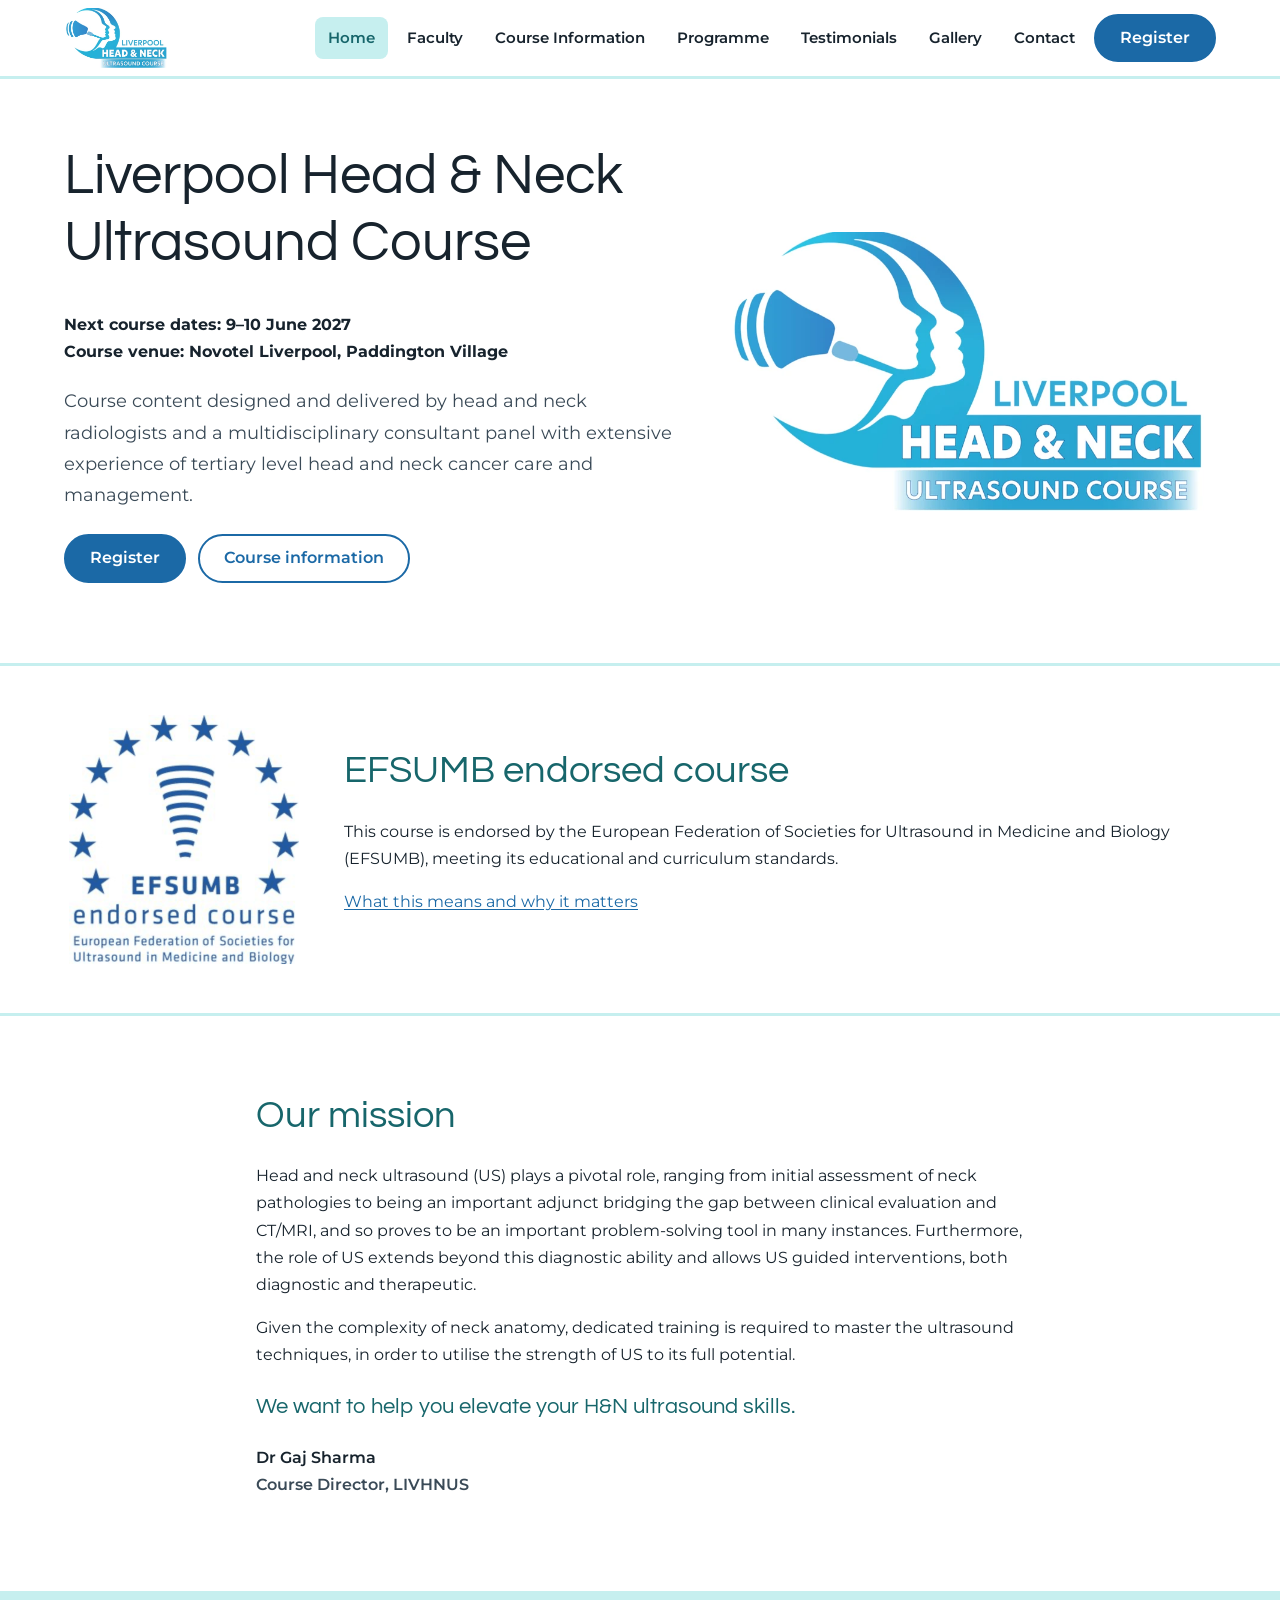
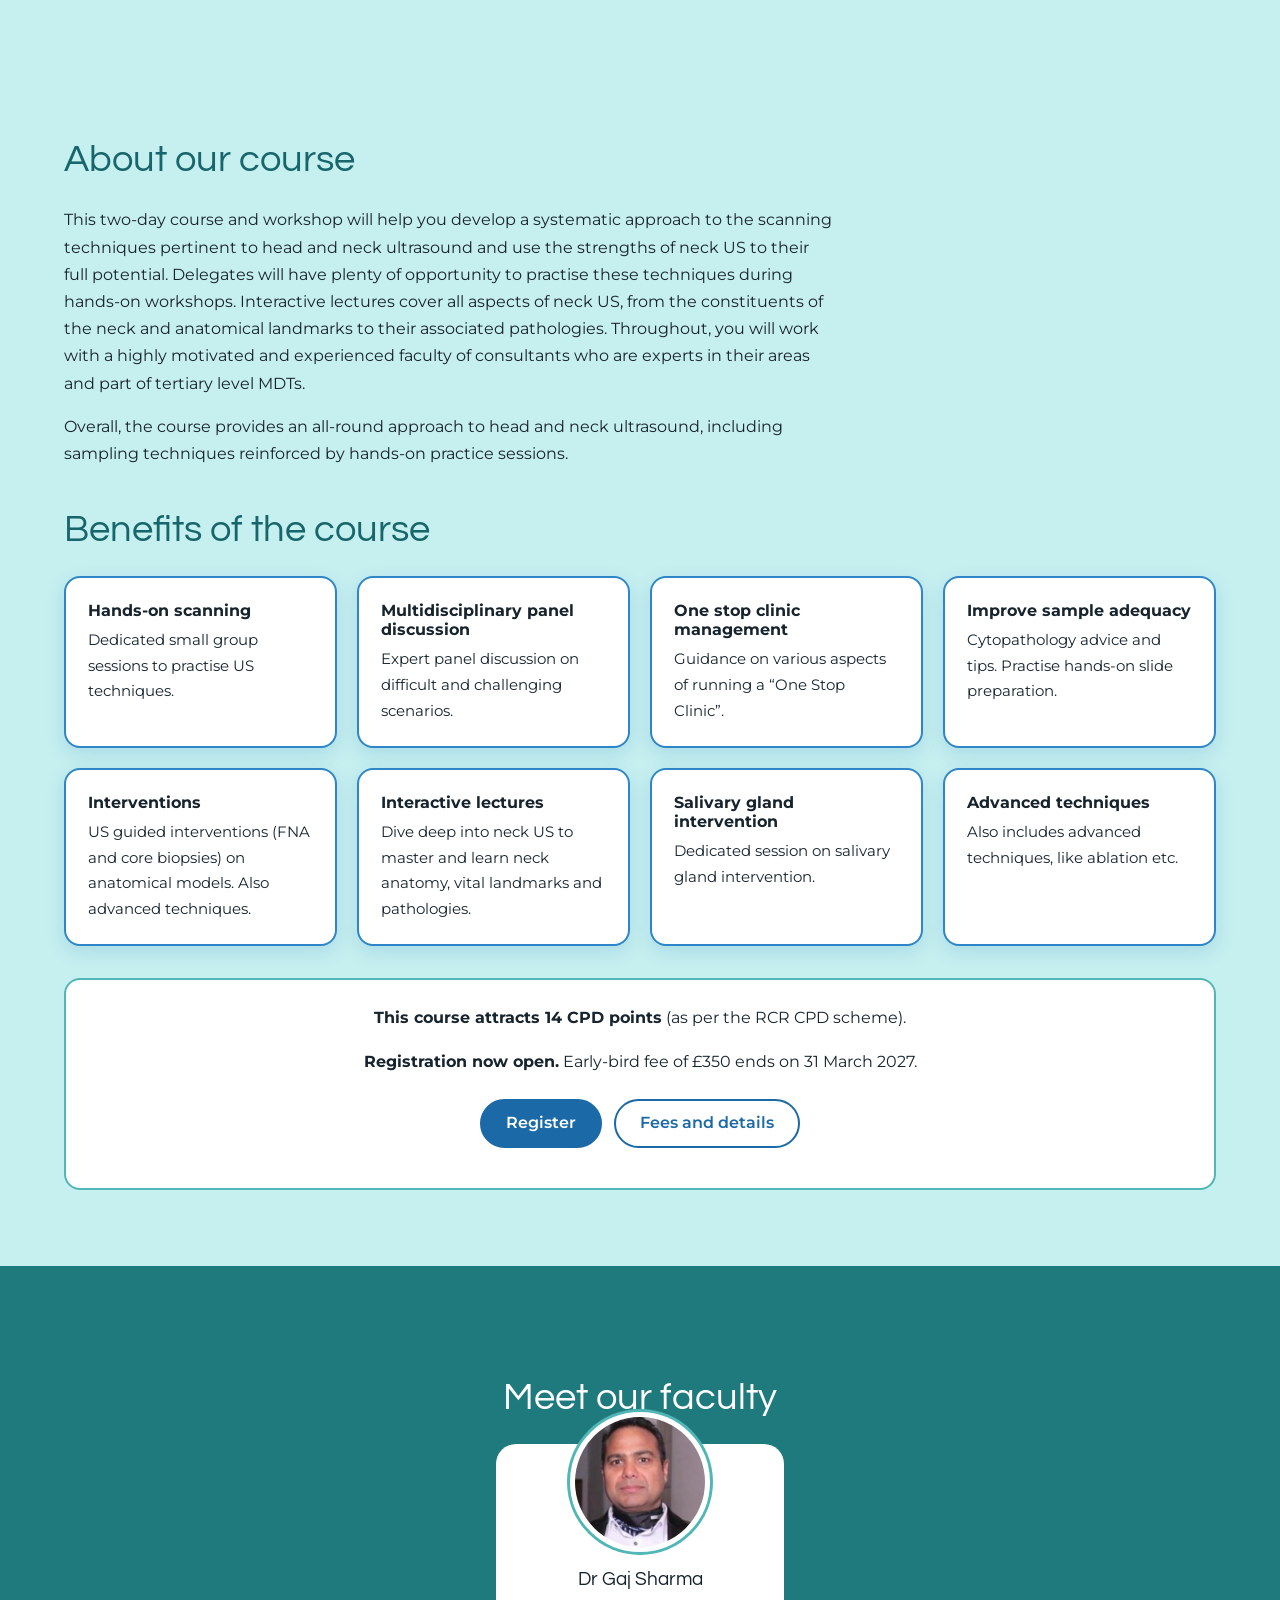
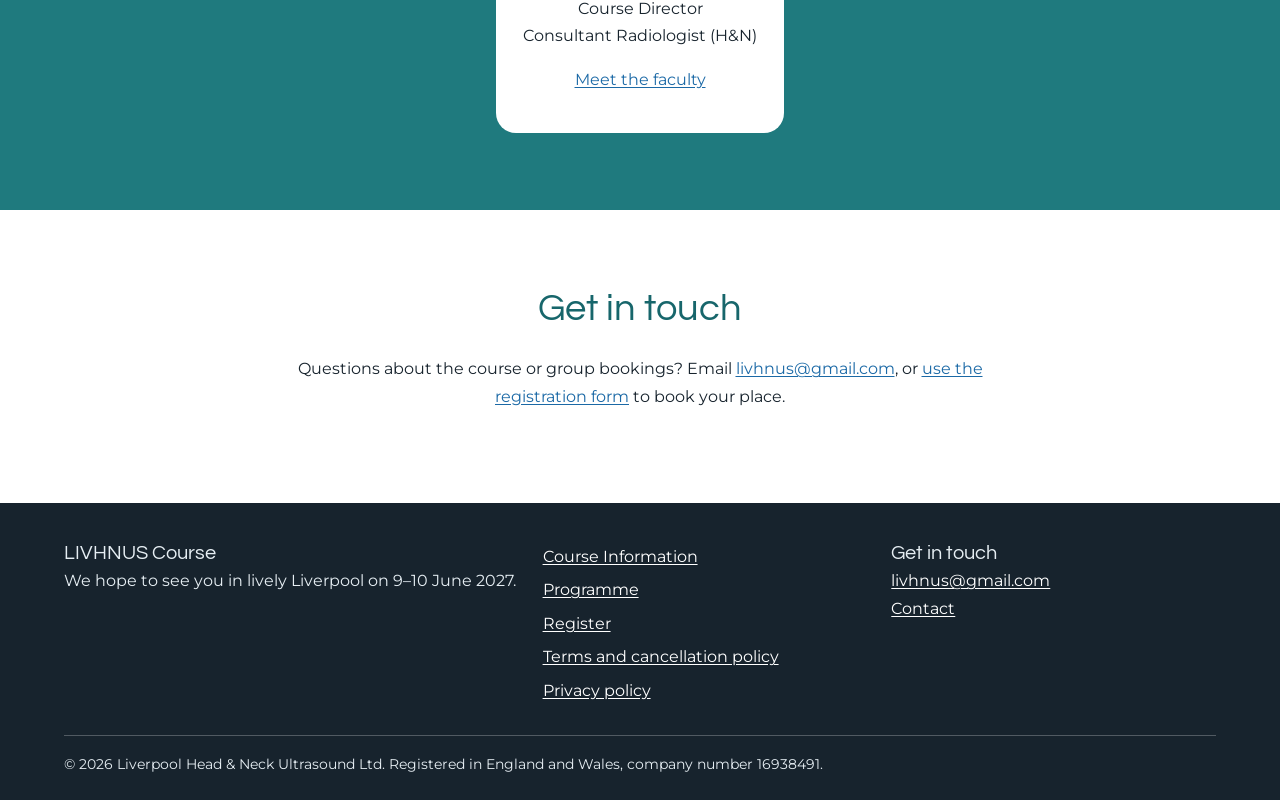
<file: index.html>
<!DOCTYPE html>
<html lang="en-GB" class="no-js">
<head>
<meta charset="utf-8">
<meta name="viewport" content="width=device-width, initial-scale=1">
<title>Liverpool Head &amp; Neck Ultrasound Course 2027 | LIVHNUS</title>
<meta name="description" content="EFSUMB endorsed two-day Liverpool Head &amp; Neck Ultrasound Course, 9–10 June 2027, with hands-on workshops led by head and neck radiologists. 14 CPD points.">
<link rel="canonical" href="https://livhnus.com/">
<meta property="og:type" content="website">
<meta property="og:site_name" content="LIVHNUS">
<meta property="og:title" content="Liverpool Head &amp; Neck Ultrasound Course 2027 | LIVHNUS">
<meta property="og:description" content="EFSUMB endorsed two-day Liverpool Head &amp; Neck Ultrasound Course, 9–10 June 2027, with hands-on workshops led by head and neck radiologists. 14 CPD points.">
<meta property="og:url" content="https://livhnus.com/">
<meta property="og:image" content="https://livhnus.com/assets/images/og-image.jpg">
<meta property="og:image:alt" content="Liverpool Head &amp; Neck Ultrasound Course logo">
<meta name="twitter:card" content="summary_large_image">
<meta name="theme-color" content="#1b69a6">
<link rel="icon" type="image/png" href="assets/images/favicon-192.png">
<link rel="apple-touch-icon" href="assets/images/apple-touch-icon.png">
<link rel="preload" href="assets/fonts/montserrat-latin-400-normal.woff2" as="font" type="font/woff2" crossorigin>
<link rel="preload" href="assets/fonts/questrial-latin-400-normal.woff2" as="font" type="font/woff2" crossorigin>
<link rel="stylesheet" href="assets/css/styles.css">
<script type="application/ld+json">{"@context": "https://schema.org", "@type": "Organization", "name": "LIVHNUS", "legalName": "Liverpool Head & Neck Ultrasound Ltd", "alternateName": "Liverpool Head & Neck Ultrasound Course", "url": "https://livhnus.com/", "logo": "https://livhnus.com/assets/images/logo-800.png", "email": "livhnus@gmail.com"}</script>
<script>document.documentElement.className='js';</script>
</head>
<body>
<a class="skip-link" href="#main">Skip to main content</a>
<header class="site-header">
  <div class="container header-inner">
    <a class="brand" href="./"><picture><source type="image/webp" srcset="assets/images/logo-400.webp 400w, assets/images/logo-800.webp 800w" sizes="100px"><img class="brand-logo" src="assets/images/logo-800.png" srcset="assets/images/logo-400.png 400w, assets/images/logo-800.png 800w" sizes="100px" width="96" height="56" alt="Liverpool Head &amp; Neck Ultrasound Course logo" fetchpriority="high"></picture></a>
    <button class="nav-toggle" type="button" aria-expanded="false" aria-controls="site-nav">Menu</button>
    <nav id="site-nav" class="site-nav" aria-label="Main"><ul><li><a href="./" aria-current="page">Home</a></li><li><a href="faculty/">Faculty</a></li><li><a href="course-information/">Course Information</a></li><li><a href="programme/">Programme</a></li><li><a href="testimonials/">Testimonials</a></li><li><a href="gallery/">Gallery</a></li><li><a href="contact/">Contact</a></li><li><a class="btn btn-primary nav-cta" href="register/">Register</a></li></ul></nav>
  </div>
</header>
<main id="main">

<section class="hero"><div class="container hero-grid">
<div>
<h1>Liverpool Head & Neck Ultrasound Course</h1>
<p class="hero-meta"><strong>Next course dates: 9–10 June 2027</strong><br><strong>Course venue: Novotel Liverpool, Paddington Village</strong></p>
<p class="lead">Course content designed and delivered by head and neck radiologists and a multidisciplinary consultant panel with extensive experience of tertiary level head and neck cancer care and management.</p>
<p class="actions"><a class="btn btn-primary" href="register/">Register</a> <a class="btn btn-secondary" href="course-information/">Course information</a></p>
</div>
<div class="hero-logo"><picture><source type="image/webp" srcset="assets/images/logo-400.webp 400w, assets/images/logo-800.webp 800w" sizes="(min-width: 52em) 480px, 80vw"><img class="" src="assets/images/logo-800.png" srcset="assets/images/logo-400.png 400w, assets/images/logo-800.png 800w" sizes="(min-width: 52em) 480px, 80vw" width="480" height="279" alt="Liverpool Head &amp; Neck Ultrasound Course logo" fetchpriority="high"></picture></div>
</div></section>

<section class="efsumb-band"><div class="container efsumb-grid">
<img class="efsumb-logo" src="assets/images/efsumb-endorsed-course.png" width="480" height="518" alt="EFSUMB endorsed course logo: European Federation of Societies for Ultrasound in Medicine and Biology" loading="lazy">
<div>
<h2>EFSUMB endorsed course</h2>
<p>This course is endorsed by the European Federation of Societies for Ultrasound in Medicine and Biology (EFSUMB), meeting its educational and curriculum standards.</p>
<p><a href="course-information/#efsumb">What this means and why it matters</a></p>
</div></div></section>

<section class="section mission"><div class="container narrow">
<h2>Our mission</h2>
<p>Head and neck ultrasound (US) plays a pivotal role, ranging from initial assessment of neck pathologies to being an important adjunct bridging the gap between clinical evaluation and CT/MRI, and so proves to be an important problem-solving tool in many instances. Furthermore, the role of US extends beyond this diagnostic ability and allows US guided interventions, both diagnostic and therapeutic.</p>
<p>Given the complexity of neck anatomy, dedicated training is required to master the ultrasound techniques, in order to utilise the strength of US to its full potential.</p>
<p class="statement">We want to help you elevate your H&amp;N ultrasound skills.</p>
<p class="signoff">Dr Gaj Sharma<br><span class="muted">Course Director, LIVHNUS</span></p>
</div></section>

<section class="section aqua"><div class="container">
<div class="narrow">
<h2>About our course</h2>
<p>This two-day course and workshop will help you develop a systematic approach to the scanning techniques pertinent to head and neck ultrasound and use the strengths of neck US to their full potential. Delegates will have plenty of opportunity to practise these techniques during hands-on workshops. Interactive lectures cover all aspects of neck US, from the constituents of the neck and anatomical landmarks to their associated pathologies. Throughout, you will work with a highly motivated and experienced faculty of consultants who are experts in their areas and part of tertiary level MDTs.</p>
<p>Overall, the course provides an all-round approach to head and neck ultrasound, including sampling techniques reinforced by hands-on practice sessions.</p>
</div>
<h2 class="benefits-title">Benefits of the course</h2>
<ul class="benefit-grid"><li class="benefit"><h3>Hands-on scanning</h3><p>Dedicated small group sessions to practise US techniques.</p></li><li class="benefit"><h3>Multidisciplinary panel discussion</h3><p>Expert panel discussion on difficult and challenging scenarios.</p></li><li class="benefit"><h3>One stop clinic management</h3><p>Guidance on various aspects of running a &ldquo;One Stop Clinic&rdquo;.</p></li><li class="benefit"><h3>Improve sample adequacy</h3><p>Cytopathology advice and tips. Practise hands-on slide preparation.</p></li><li class="benefit"><h3>Interventions</h3><p>US guided interventions (FNA and core biopsies) on anatomical models. Also advanced techniques.</p></li><li class="benefit"><h3>Interactive lectures</h3><p>Dive deep into neck US to master and learn neck anatomy, vital landmarks and pathologies.</p></li><li class="benefit"><h3>Salivary gland intervention</h3><p>Dedicated session on salivary gland intervention.</p></li><li class="benefit"><h3>Advanced techniques</h3><p>Also includes advanced techniques, like ablation etc.</p></li></ul>
<div class="offer">
<p><strong>This course attracts 14 CPD points</strong> (as per the RCR CPD scheme).</p>
<p><strong>Registration now open.</strong> Early-bird fee of &pound;350 ends on 31 March 2027.</p>
<p class="actions"><a class="btn btn-primary" href="register/">Register</a> <a class="btn btn-secondary" href="course-information/">Fees and details</a></p>
</div>
</div></section>

<section class="section faculty-band"><div class="container">
<h2>Meet our faculty</h2>
<div class="faculty-card">
<img src="assets/images/dr-gaj-sharma.jpg" width="211" height="285" alt="Portrait of Dr Gaj Sharma" loading="lazy">
<h3>Dr Gaj Sharma</h3>
<p>Course Director<br>Consultant Radiologist (H&amp;N)</p>
<p><a href="faculty/">Meet the faculty</a></p>
</div>
</div></section>

<section class="section"><div class="container narrow center">
<h2>Get in touch</h2>
<p>Questions about the course or group bookings? Email <a href="mailto:livhnus@gmail.com">livhnus@gmail.com</a>, or <a href="register/">use the registration form</a> to book your place.</p>
</div></section>

</main>
<footer class="site-footer">
  <div class="container footer-grid">
    <div>
      <p class="footer-brand">LIVHNUS Course</p>
      <p>We hope to see you in lively Liverpool on 9–10 June 2027.</p>
    </div>
    <nav aria-label="Footer">
      <ul class="footer-links">
        <li><a href="course-information/">Course Information</a></li>
        <li><a href="programme/">Programme</a></li>
        <li><a href="register/">Register</a></li>
        <li><a href="terms/">Terms and cancellation policy</a></li>
        <li><a href="privacy-policy/">Privacy policy</a></li>
      </ul>
    </nav>
    <div>
      <p class="footer-brand">Get in touch</p>
      <p><a href="mailto:livhnus@gmail.com">livhnus@gmail.com</a><br><a href="contact/">Contact</a></p>
    </div>
  </div>
  <div class="container"><p class="copyright">&copy; <span data-year>2026</span> Liverpool Head &amp; Neck Ultrasound Ltd. Registered in England and Wales, company number 16938491.</p></div>
</footer>
<script src="assets/js/config.js"></script>
<script src="assets/js/main.js"></script>
</body>
</html>
</file>
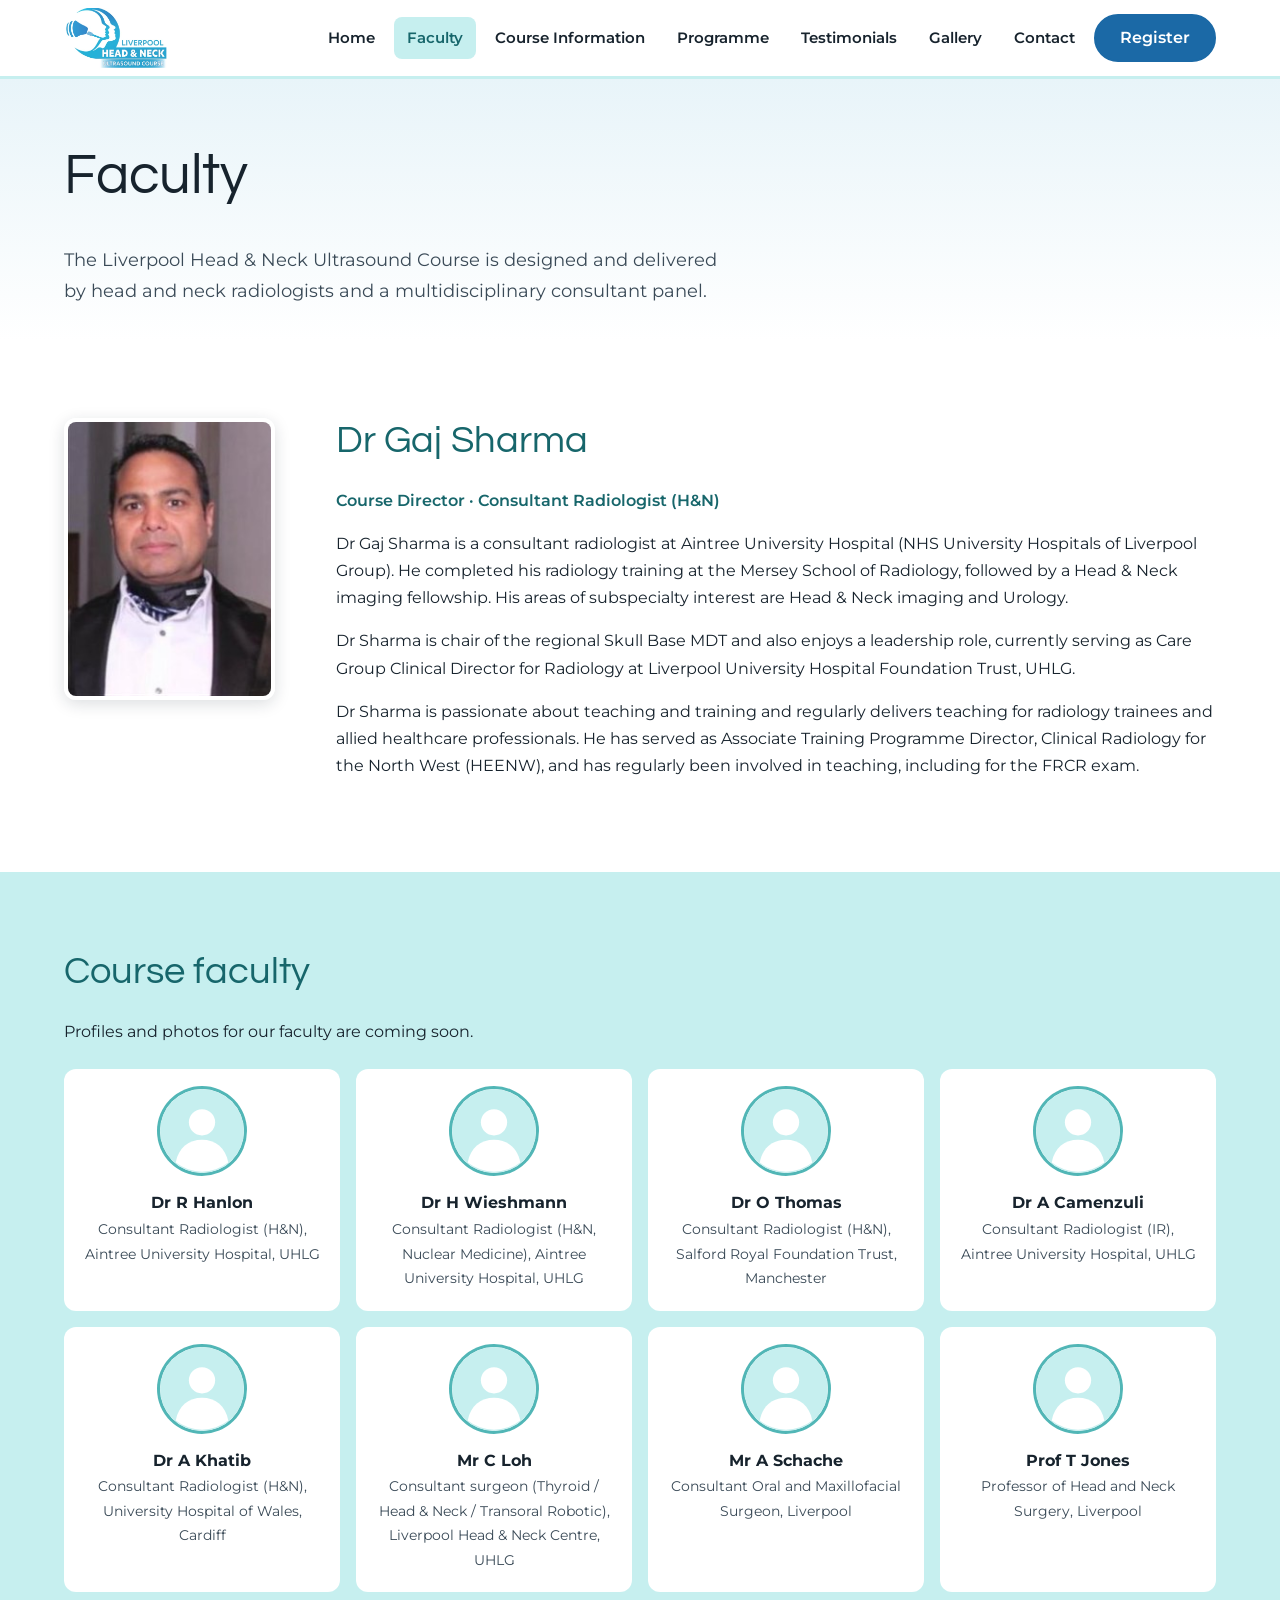
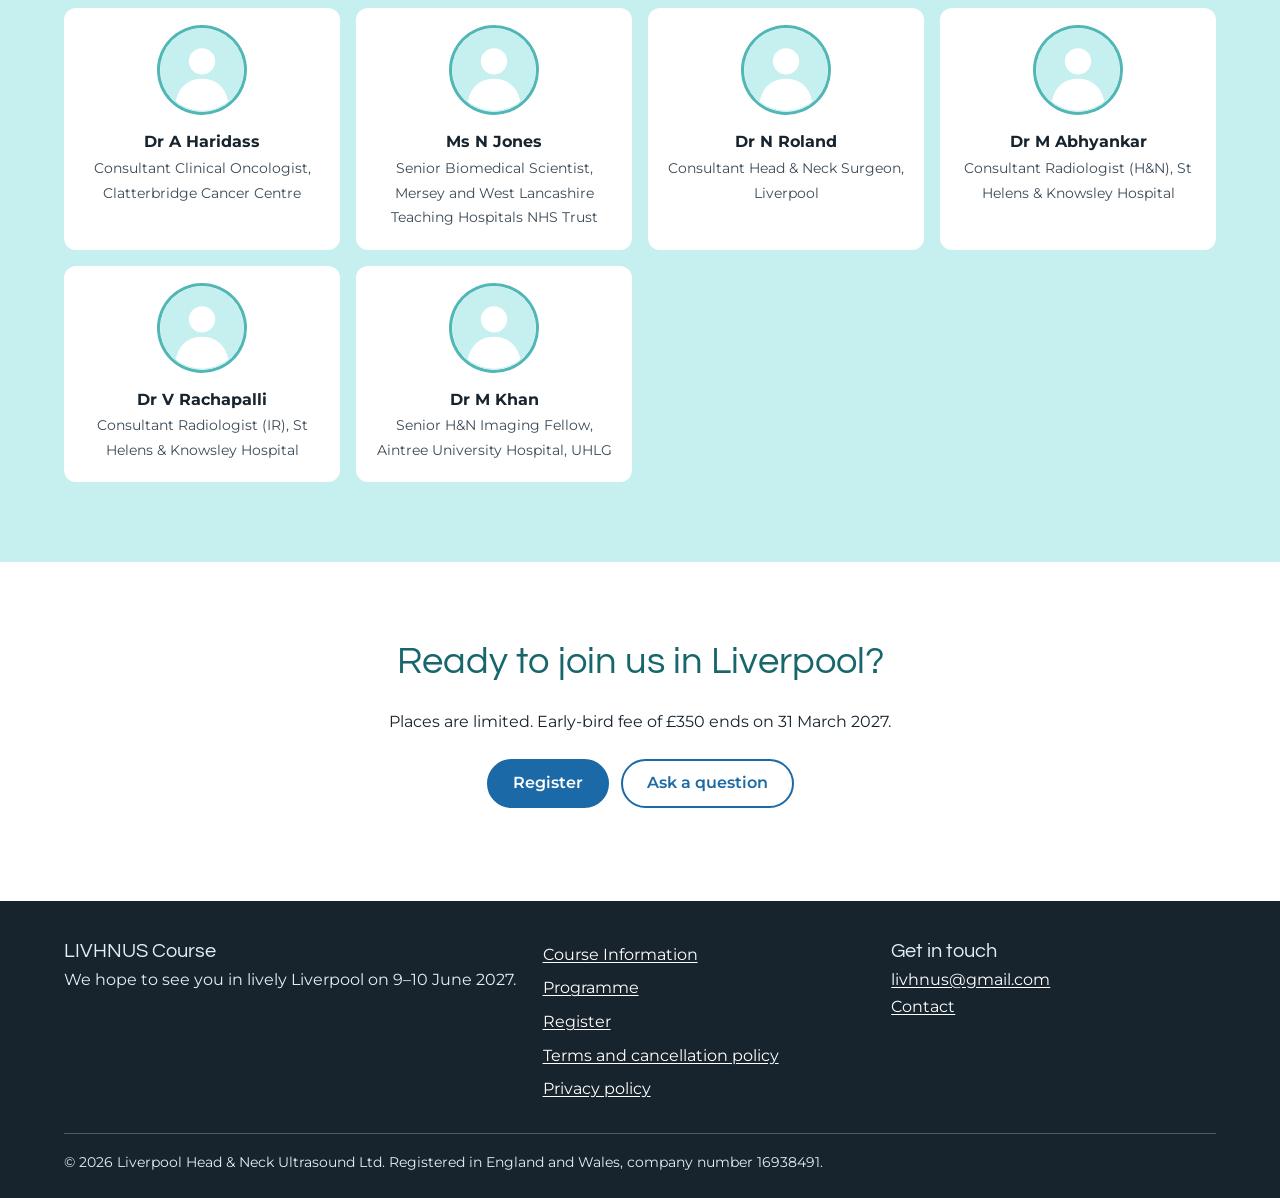
<file: about/index.html>
<!DOCTYPE html>
<html lang="en-GB"><head><meta charset="utf-8"><title>Faculty | LIVHNUS</title>
<meta name="robots" content="noindex"><link rel="canonical" href="https://livhnus.com/faculty/">
<meta http-equiv="refresh" content="0; url=../faculty/"></head>
<body><p>This page has moved to the <a href="../faculty/">Faculty page</a>.</p></body></html>
</file>
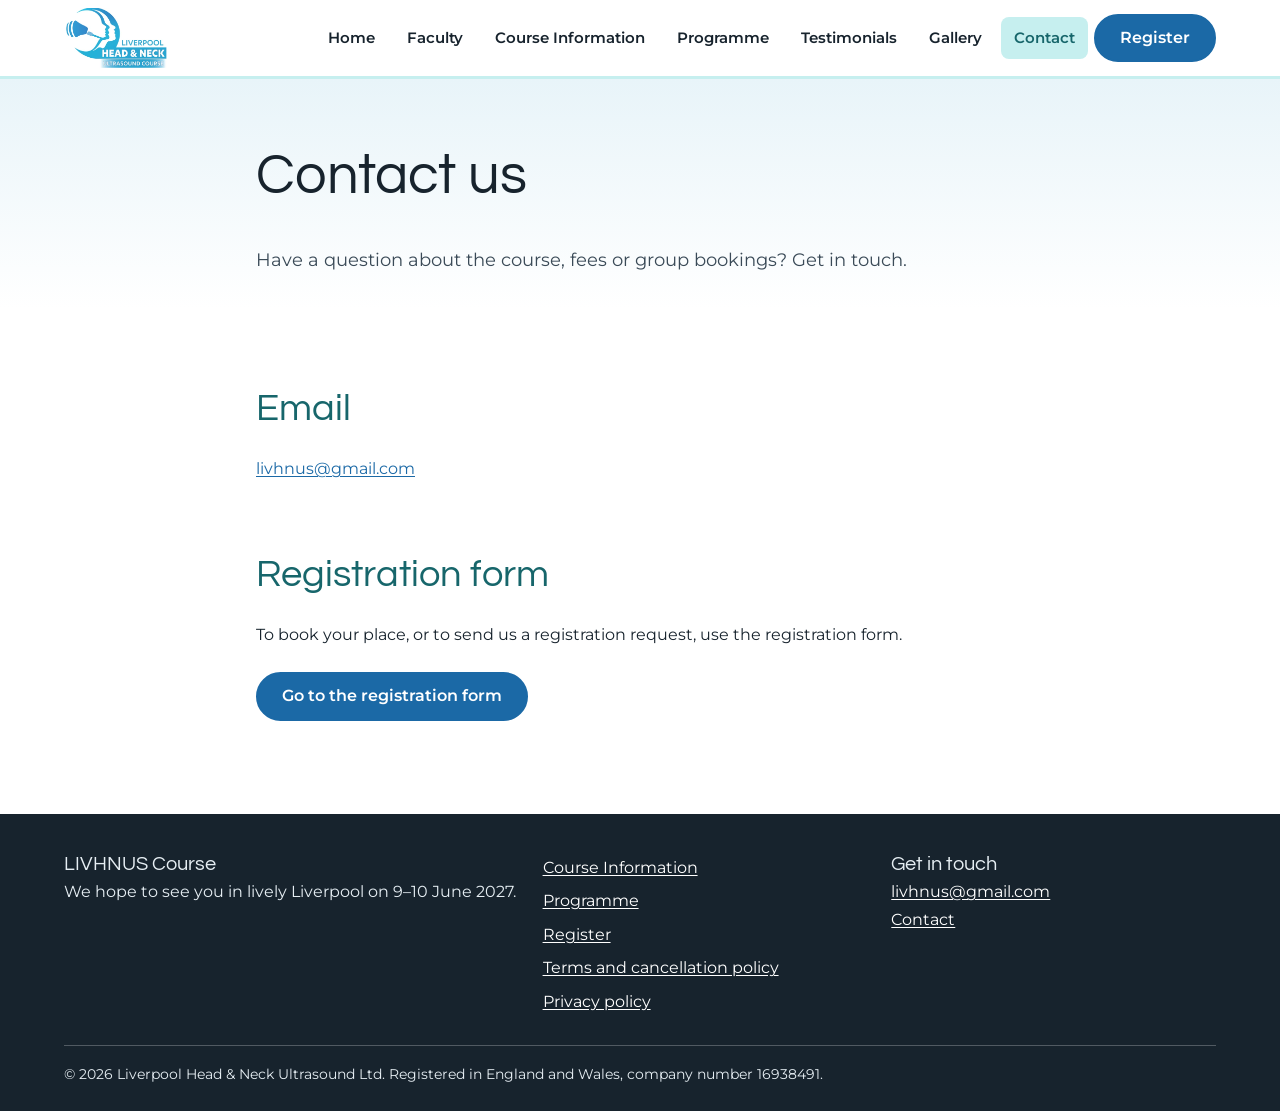
<file: contact/index.html>
<!DOCTYPE html>
<html lang="en-GB" class="no-js">
<head>
<meta charset="utf-8">
<meta name="viewport" content="width=device-width, initial-scale=1">
<title>Contact Us | LIVHNUS</title>
<meta name="description" content="Contact the Liverpool Head &amp; Neck Ultrasound Course team by email, or use the registration form to book your place.">
<link rel="canonical" href="https://livhnus.com/contact/">
<meta property="og:type" content="website">
<meta property="og:site_name" content="LIVHNUS">
<meta property="og:title" content="Contact Us | LIVHNUS">
<meta property="og:description" content="Contact the Liverpool Head &amp; Neck Ultrasound Course team by email, or use the registration form to book your place.">
<meta property="og:url" content="https://livhnus.com/contact/">
<meta property="og:image" content="https://livhnus.com/assets/images/og-image.jpg">
<meta property="og:image:alt" content="Liverpool Head &amp; Neck Ultrasound Course logo">
<meta name="twitter:card" content="summary_large_image">
<meta name="theme-color" content="#1b69a6">
<link rel="icon" type="image/png" href="../assets/images/favicon-192.png">
<link rel="apple-touch-icon" href="../assets/images/apple-touch-icon.png">
<link rel="preload" href="../assets/fonts/montserrat-latin-400-normal.woff2" as="font" type="font/woff2" crossorigin>
<link rel="preload" href="../assets/fonts/questrial-latin-400-normal.woff2" as="font" type="font/woff2" crossorigin>
<link rel="stylesheet" href="../assets/css/styles.css">

<script>document.documentElement.className='js';</script>
</head>
<body>
<a class="skip-link" href="#main">Skip to main content</a>
<header class="site-header">
  <div class="container header-inner">
    <a class="brand" href="../"><picture><source type="image/webp" srcset="../assets/images/logo-400.webp 400w, ../assets/images/logo-800.webp 800w" sizes="100px"><img class="brand-logo" src="../assets/images/logo-800.png" srcset="../assets/images/logo-400.png 400w, ../assets/images/logo-800.png 800w" sizes="100px" width="96" height="56" alt="Liverpool Head &amp; Neck Ultrasound Course logo" fetchpriority="high"></picture></a>
    <button class="nav-toggle" type="button" aria-expanded="false" aria-controls="site-nav">Menu</button>
    <nav id="site-nav" class="site-nav" aria-label="Main"><ul><li><a href="../">Home</a></li><li><a href="../faculty/">Faculty</a></li><li><a href="../course-information/">Course Information</a></li><li><a href="../programme/">Programme</a></li><li><a href="../testimonials/">Testimonials</a></li><li><a href="../gallery/">Gallery</a></li><li><a href="../contact/" aria-current="page">Contact</a></li><li><a class="btn btn-primary nav-cta" href="../register/">Register</a></li></ul></nav>
  </div>
</header>
<main id="main">

<section class="page-head"><div class="container narrow"><h1>Contact us</h1>
<p class="lead">Have a question about the course, fees or group bookings? Get in touch.</p></div></section>
<section class="section"><div class="container narrow">
<h2>Email</h2>
<p><a href="mailto:livhnus@gmail.com">livhnus@gmail.com</a></p>
<h2>Registration form</h2>
<p>To book your place, or to send us a registration request, use the registration form.</p>
<p class="actions"><a class="btn btn-primary" href="../register/">Go to the registration form</a></p>
</div></section>

</main>
<footer class="site-footer">
  <div class="container footer-grid">
    <div>
      <p class="footer-brand">LIVHNUS Course</p>
      <p>We hope to see you in lively Liverpool on 9–10 June 2027.</p>
    </div>
    <nav aria-label="Footer">
      <ul class="footer-links">
        <li><a href="../course-information/">Course Information</a></li>
        <li><a href="../programme/">Programme</a></li>
        <li><a href="../register/">Register</a></li>
        <li><a href="../terms/">Terms and cancellation policy</a></li>
        <li><a href="../privacy-policy/">Privacy policy</a></li>
      </ul>
    </nav>
    <div>
      <p class="footer-brand">Get in touch</p>
      <p><a href="mailto:livhnus@gmail.com">livhnus@gmail.com</a><br><a href="../contact/">Contact</a></p>
    </div>
  </div>
  <div class="container"><p class="copyright">&copy; <span data-year>2026</span> Liverpool Head &amp; Neck Ultrasound Ltd. Registered in England and Wales, company number 16938491.</p></div>
</footer>
<script src="../assets/js/config.js"></script>
<script src="../assets/js/main.js"></script>
</body>
</html>
</file>
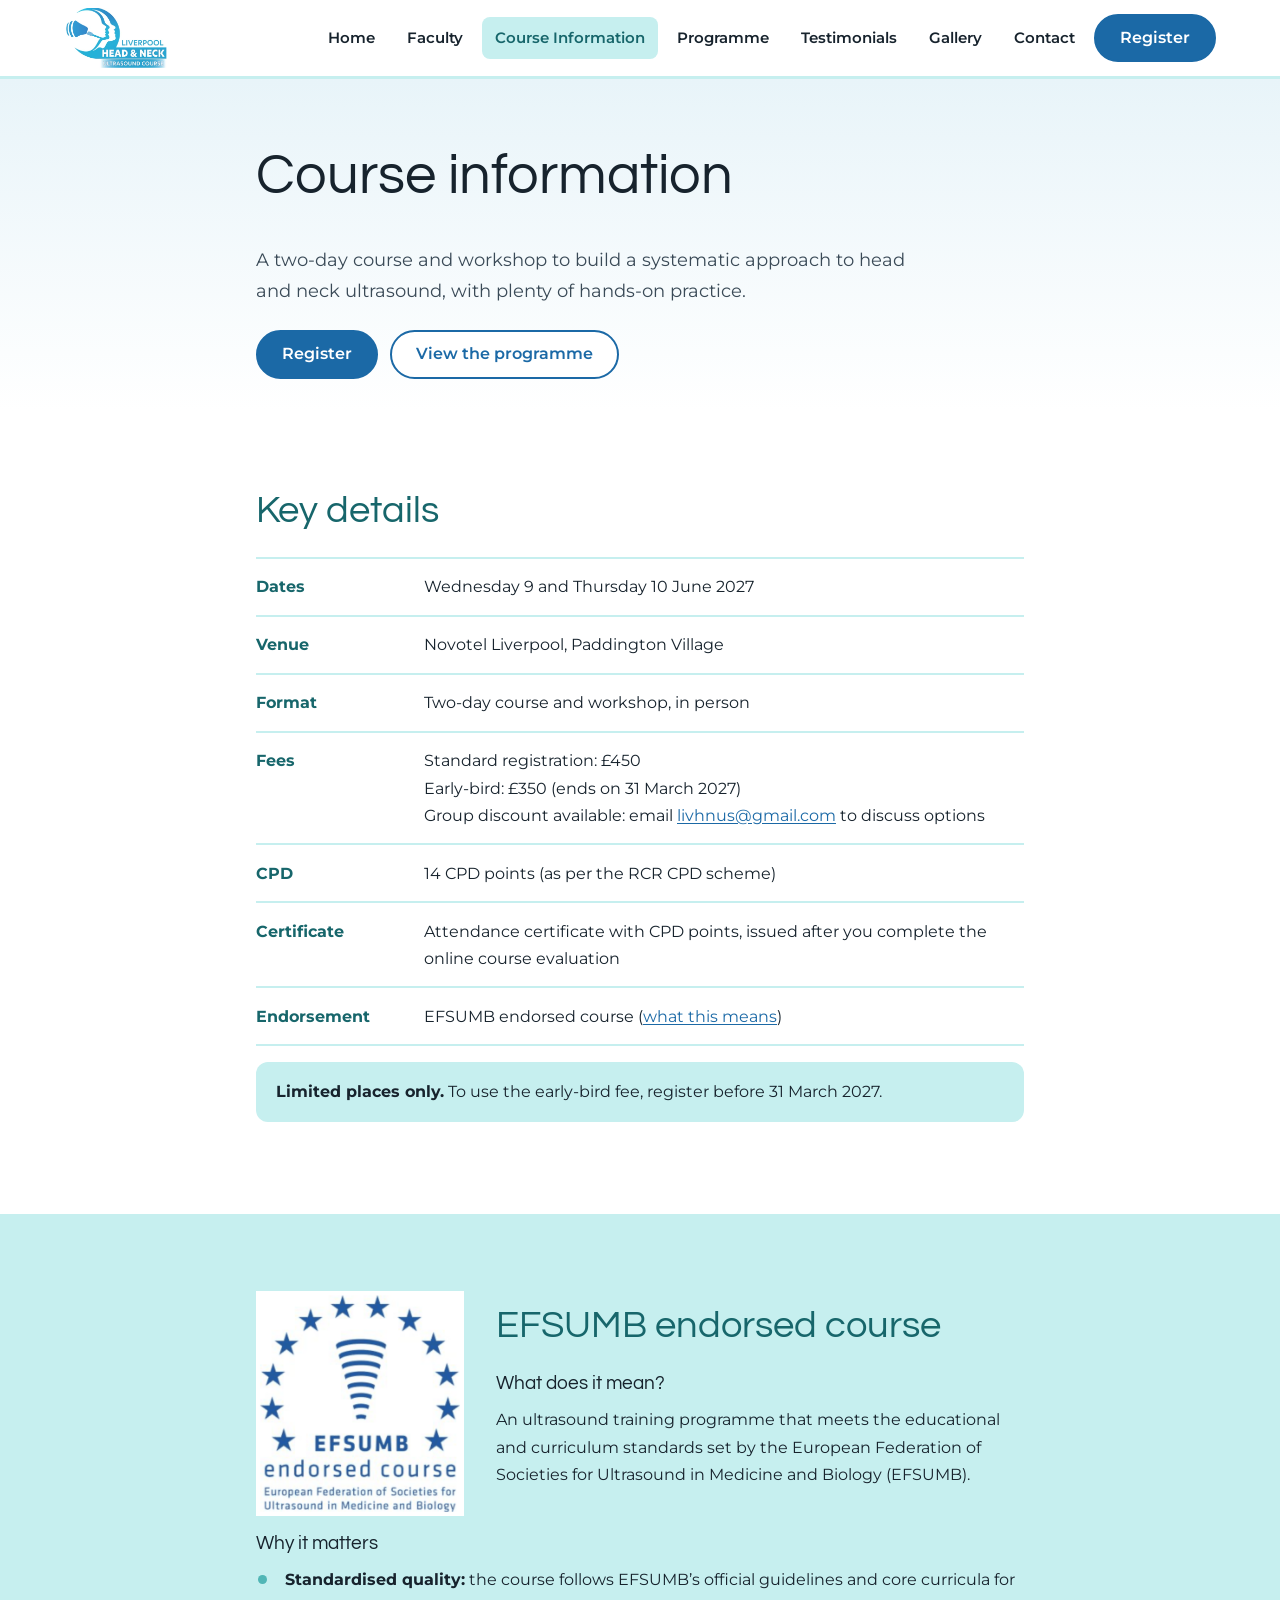
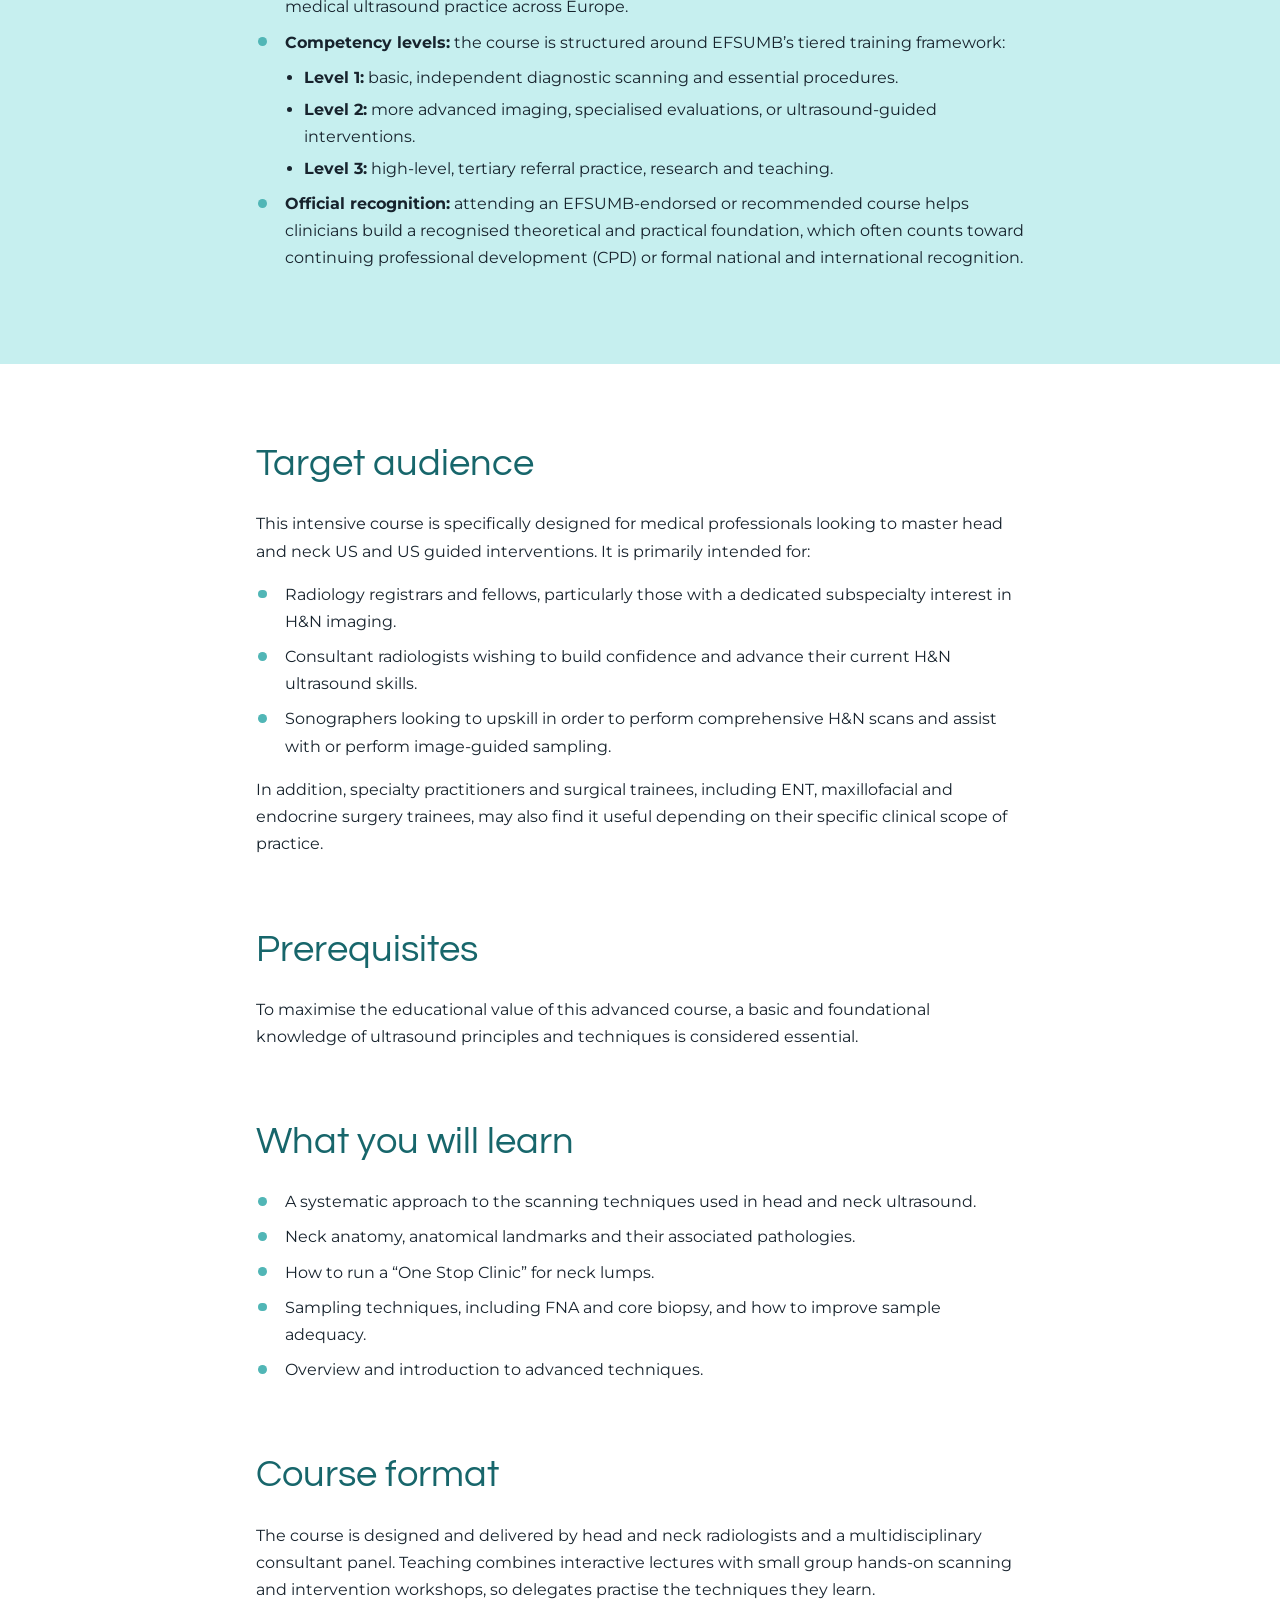
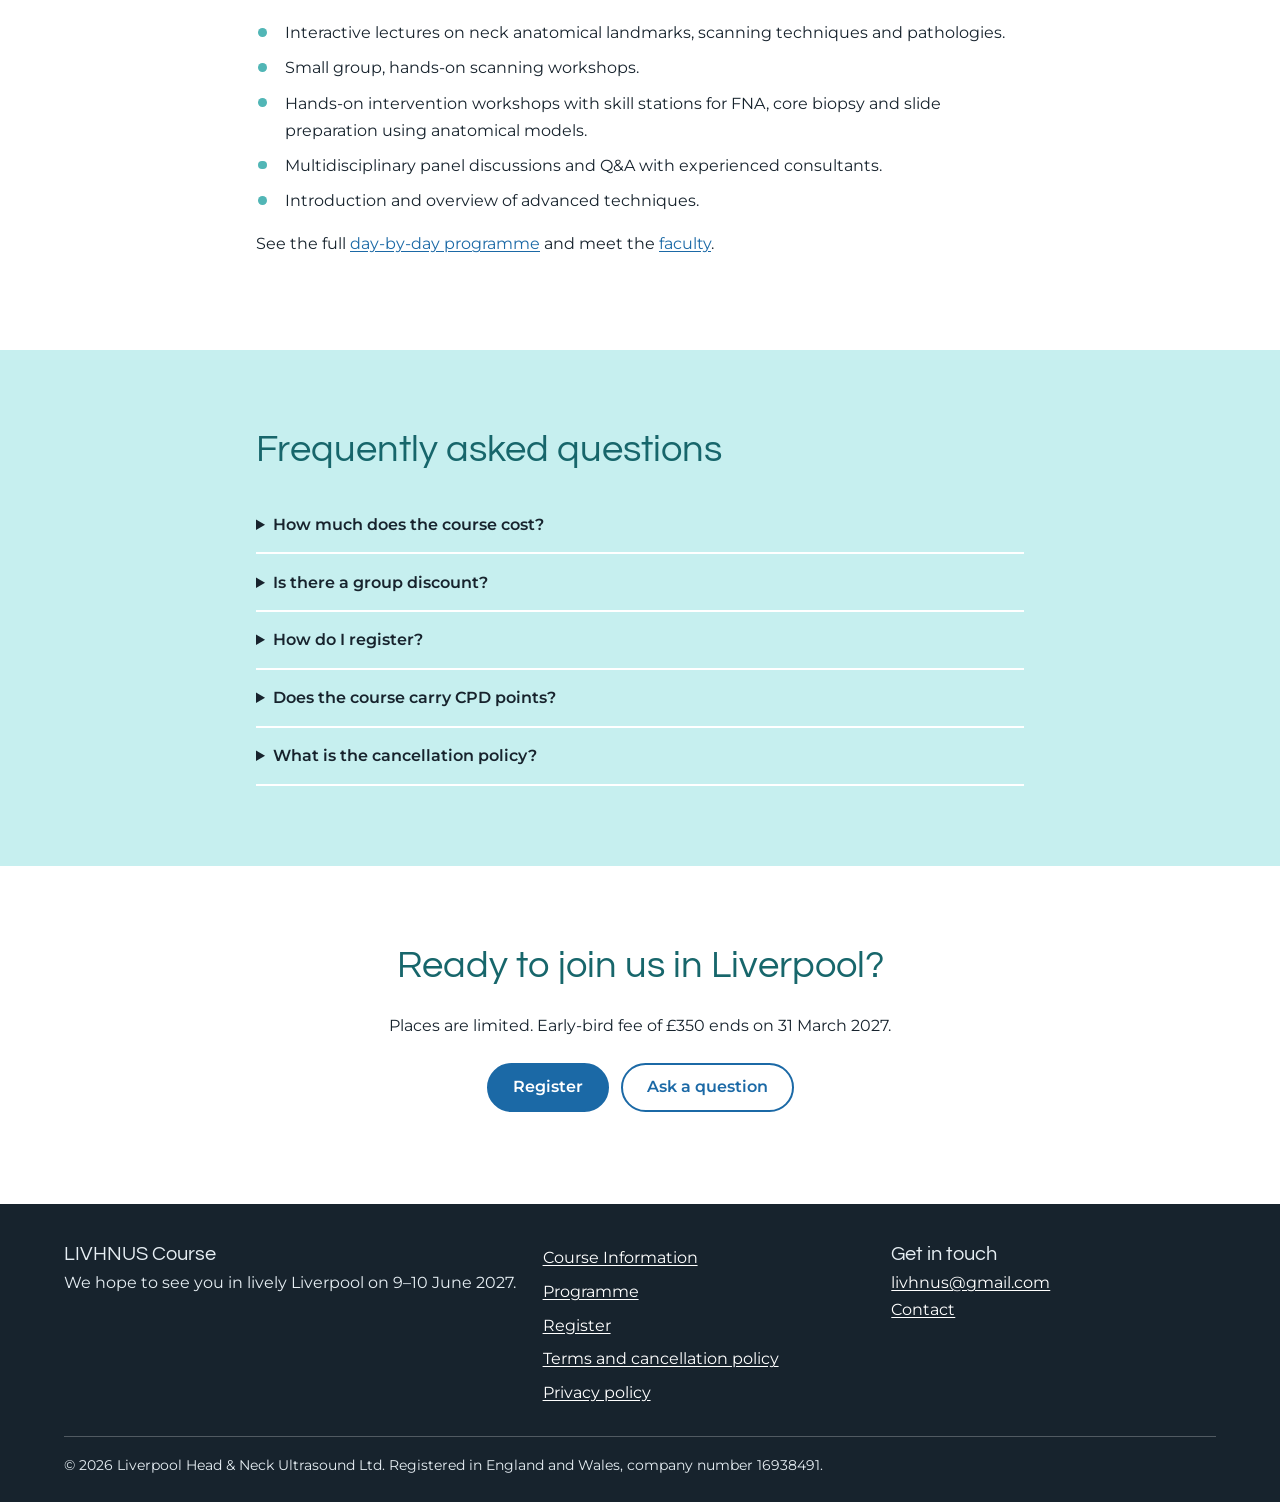
<file: course-information/index.html>
<!DOCTYPE html>
<html lang="en-GB" class="no-js">
<head>
<meta charset="utf-8">
<meta name="viewport" content="width=device-width, initial-scale=1">
<title>Course Information, Fees and Dates | Liverpool Head &amp; Neck Ultrasound Course</title>
<meta name="description" content="Dates, venue, fees, audience and format of the two-day EFSUMB endorsed Liverpool Head &amp; Neck Ultrasound Course, 9–10 June 2027, Novotel Liverpool.">
<link rel="canonical" href="https://livhnus.com/course-information/">
<meta property="og:type" content="website">
<meta property="og:site_name" content="LIVHNUS">
<meta property="og:title" content="Course Information, Fees and Dates | Liverpool Head &amp; Neck Ultrasound Course">
<meta property="og:description" content="Dates, venue, fees, audience and format of the two-day EFSUMB endorsed Liverpool Head &amp; Neck Ultrasound Course, 9–10 June 2027, Novotel Liverpool.">
<meta property="og:url" content="https://livhnus.com/course-information/">
<meta property="og:image" content="https://livhnus.com/assets/images/og-image.jpg">
<meta property="og:image:alt" content="Liverpool Head &amp; Neck Ultrasound Course logo">
<meta name="twitter:card" content="summary_large_image">
<meta name="theme-color" content="#1b69a6">
<link rel="icon" type="image/png" href="../assets/images/favicon-192.png">
<link rel="apple-touch-icon" href="../assets/images/apple-touch-icon.png">
<link rel="preload" href="../assets/fonts/montserrat-latin-400-normal.woff2" as="font" type="font/woff2" crossorigin>
<link rel="preload" href="../assets/fonts/questrial-latin-400-normal.woff2" as="font" type="font/woff2" crossorigin>
<link rel="stylesheet" href="../assets/css/styles.css">
<script type="application/ld+json">{"@context": "https://schema.org", "@type": "Event", "name": "Liverpool Head & Neck Ultrasound Course", "description": "Two-day head and neck ultrasound course and workshop with interactive lectures and hands-on scanning and intervention sessions. EFSUMB endorsed.", "startDate": "2027-06-09", "endDate": "2027-06-10", "eventStatus": "https://schema.org/EventScheduled", "eventAttendanceMode": "https://schema.org/OfflineEventAttendanceMode", "location": {"@type": "Place", "name": "Novotel Liverpool, Paddington Village", "address": {"@type": "PostalAddress", "addressLocality": "Liverpool", "addressCountry": "GB"}}, "image": "https://livhnus.com/assets/images/og-image.jpg", "organizer": {"@type": "Organization", "name": "LIVHNUS", "url": "https://livhnus.com/"}, "offers": [{"@type": "Offer", "name": "Early-bird registration", "price": "350", "priceCurrency": "GBP", "validThrough": "2027-03-31", "url": "https://livhnus.com/register/"}, {"@type": "Offer", "name": "Standard registration", "price": "450", "priceCurrency": "GBP", "url": "https://livhnus.com/register/"}]}</script>
<script>document.documentElement.className='js';</script>
</head>
<body>
<a class="skip-link" href="#main">Skip to main content</a>
<header class="site-header">
  <div class="container header-inner">
    <a class="brand" href="../"><picture><source type="image/webp" srcset="../assets/images/logo-400.webp 400w, ../assets/images/logo-800.webp 800w" sizes="100px"><img class="brand-logo" src="../assets/images/logo-800.png" srcset="../assets/images/logo-400.png 400w, ../assets/images/logo-800.png 800w" sizes="100px" width="96" height="56" alt="Liverpool Head &amp; Neck Ultrasound Course logo" fetchpriority="high"></picture></a>
    <button class="nav-toggle" type="button" aria-expanded="false" aria-controls="site-nav">Menu</button>
    <nav id="site-nav" class="site-nav" aria-label="Main"><ul><li><a href="../">Home</a></li><li><a href="../faculty/">Faculty</a></li><li><a href="../course-information/" aria-current="page">Course Information</a></li><li><a href="../programme/">Programme</a></li><li><a href="../testimonials/">Testimonials</a></li><li><a href="../gallery/">Gallery</a></li><li><a href="../contact/">Contact</a></li><li><a class="btn btn-primary nav-cta" href="../register/">Register</a></li></ul></nav>
  </div>
</header>
<main id="main">

<section class="page-head"><div class="container narrow"><h1>Course information</h1>
<p class="lead">A two-day course and workshop to build a systematic approach to head and neck ultrasound, with plenty of hands-on practice.</p>
<p class="actions"><a class="btn btn-primary" href="../register/">Register</a> <a class="btn btn-secondary" href="../programme/">View the programme</a></p></div></section>
<section class="section"><div class="container narrow">
<h2>Key details</h2><dl class="facts"><div><dt>Dates</dt><dd>Wednesday 9 and Thursday 10 June 2027</dd></div><div><dt>Venue</dt><dd>Novotel Liverpool, Paddington Village</dd></div><div><dt>Format</dt><dd>Two-day course and workshop, in person</dd></div><div><dt>Fees</dt><dd>Standard registration: &pound;450<br>Early-bird: &pound;350 (ends on 31 March 2027)<br>Group discount available: email <a href="mailto:livhnus@gmail.com">livhnus@gmail.com</a> to discuss options</dd></div><div><dt>CPD</dt><dd>14 CPD points (as per the RCR CPD scheme)</dd></div><div><dt>Certificate</dt><dd>Attendance certificate with CPD points, issued after you complete the online course evaluation</dd></div><div><dt>Endorsement</dt><dd>EFSUMB endorsed course (<a href="#efsumb">what this means</a>)</dd></div></dl>
<p class="offer-note"><strong>Limited places only.</strong> To use the early-bird fee, register before 31 March 2027.</p>
</div></section>

<section class="section aqua" id="efsumb"><div class="container narrow">
<div class="efsumb-detail">
<img class="efsumb-logo" src="../assets/images/efsumb-endorsed-course.png" width="480" height="518" alt="EFSUMB endorsed course logo: European Federation of Societies for Ultrasound in Medicine and Biology" loading="lazy">
<div>
<h2>EFSUMB endorsed course</h2>
<h3>What does it mean?</h3>
<p>An ultrasound training programme that meets the educational and curriculum standards set by the European Federation of Societies for Ultrasound in Medicine and Biology (EFSUMB).</p>
</div></div>
<h3>Why it matters</h3>
<ul class="check">
<li><strong>Standardised quality:</strong> the course follows EFSUMB&rsquo;s official guidelines and core curricula for medical ultrasound practice across Europe.</li>
<li><strong>Competency levels:</strong> the course is structured around EFSUMB&rsquo;s tiered training framework:
<ul class="levels">
<li><strong>Level 1:</strong> basic, independent diagnostic scanning and essential procedures.</li>
<li><strong>Level 2:</strong> more advanced imaging, specialised evaluations, or ultrasound-guided interventions.</li>
<li><strong>Level 3:</strong> high-level, tertiary referral practice, research and teaching.</li>
</ul></li>
<li><strong>Official recognition:</strong> attending an EFSUMB-endorsed or recommended course helps clinicians build a recognised theoretical and practical foundation, which often counts toward continuing professional development (CPD) or formal national and international recognition.</li>
</ul>
</div></section>

<section class="section"><div class="container narrow">
<h2>Target audience</h2>
<p>This intensive course is specifically designed for medical professionals looking to master head and neck US and US guided interventions. It is primarily intended for:</p>
<ul class="check">
<li>Radiology registrars and fellows, particularly those with a dedicated subspecialty interest in H&amp;N imaging.</li>
<li>Consultant radiologists wishing to build confidence and advance their current H&amp;N ultrasound skills.</li>
<li>Sonographers looking to upskill in order to perform comprehensive H&amp;N scans and assist with or perform image-guided sampling.</li>
</ul>
<p>In addition, specialty practitioners and surgical trainees, including ENT, maxillofacial and endocrine surgery trainees, may also find it useful depending on their specific clinical scope of practice.</p>
<h2>Prerequisites</h2>
<p>To maximise the educational value of this advanced course, a basic and foundational knowledge of ultrasound principles and techniques is considered essential.</p>
<h2>What you will learn</h2>
<ul class="check">
<li>A systematic approach to the scanning techniques used in head and neck ultrasound.</li>
<li>Neck anatomy, anatomical landmarks and their associated pathologies.</li>
<li>How to run a &ldquo;One Stop Clinic&rdquo; for neck lumps.</li>
<li>Sampling techniques, including FNA and core biopsy, and how to improve sample adequacy.</li>
<li>Overview and introduction to advanced techniques.</li>
</ul>
<h2>Course format</h2>
<p>The course is designed and delivered by head and neck radiologists and a multidisciplinary consultant panel. Teaching combines interactive lectures with small group hands-on scanning and intervention workshops, so delegates practise the techniques they learn.</p>
<ul class="check">
<li>Interactive lectures on neck anatomical landmarks, scanning techniques and pathologies.</li>
<li>Small group, hands-on scanning workshops.</li>
<li>Hands-on intervention workshops with skill stations for FNA, core biopsy and slide preparation using anatomical models.</li>
<li>Multidisciplinary panel discussions and Q&amp;A with experienced consultants.</li>
<li>Introduction and overview of advanced techniques.</li>
</ul>
<p>See the full <a href="../programme/">day-by-day programme</a> and meet the <a href="../faculty/">faculty</a>.</p>
</div></section>

<section class="section aqua"><div class="container narrow">
<h2>Frequently asked questions</h2>
<details><summary>How much does the course cost?</summary><p>The standard registration fee is &pound;450. The early-bird fee of &pound;350 applies until 31 March 2027.</p></details>
<details><summary>Is there a group discount?</summary><p>Yes. Email <a href="mailto:livhnus@gmail.com">livhnus@gmail.com</a> to discuss options.</p></details>
<details><summary>How do I register?</summary><p>Complete the <a href="../register/">registration form</a>. Our team will then guide you through the payment process.</p></details>
<details><summary>Does the course carry CPD points?</summary><p>Yes, the course attracts 14 CPD points as per the RCR CPD scheme.</p></details>
<details><summary>What is the cancellation policy?</summary><p>Cancellation terms depend on how far ahead of the course date you cancel. Please read our <a href="../terms/">terms and cancellation policy</a>.</p></details>
</div></section>
<section class="section band"><div class="container narrow center">
<h2>Ready to join us in Liverpool?</h2>
<p>Places are limited. Early-bird fee of &pound;350 ends on 31 March 2027.</p>
<p class="actions"><a class="btn btn-primary" href="../register/">Register</a> <a class="btn btn-secondary" href="../contact/">Ask a question</a></p>
</div></section>

</main>
<footer class="site-footer">
  <div class="container footer-grid">
    <div>
      <p class="footer-brand">LIVHNUS Course</p>
      <p>We hope to see you in lively Liverpool on 9–10 June 2027.</p>
    </div>
    <nav aria-label="Footer">
      <ul class="footer-links">
        <li><a href="../course-information/">Course Information</a></li>
        <li><a href="../programme/">Programme</a></li>
        <li><a href="../register/">Register</a></li>
        <li><a href="../terms/">Terms and cancellation policy</a></li>
        <li><a href="../privacy-policy/">Privacy policy</a></li>
      </ul>
    </nav>
    <div>
      <p class="footer-brand">Get in touch</p>
      <p><a href="mailto:livhnus@gmail.com">livhnus@gmail.com</a><br><a href="../contact/">Contact</a></p>
    </div>
  </div>
  <div class="container"><p class="copyright">&copy; <span data-year>2026</span> Liverpool Head &amp; Neck Ultrasound Ltd. Registered in England and Wales, company number 16938491.</p></div>
</footer>
<script src="../assets/js/config.js"></script>
<script src="../assets/js/main.js"></script>
</body>
</html>
</file>
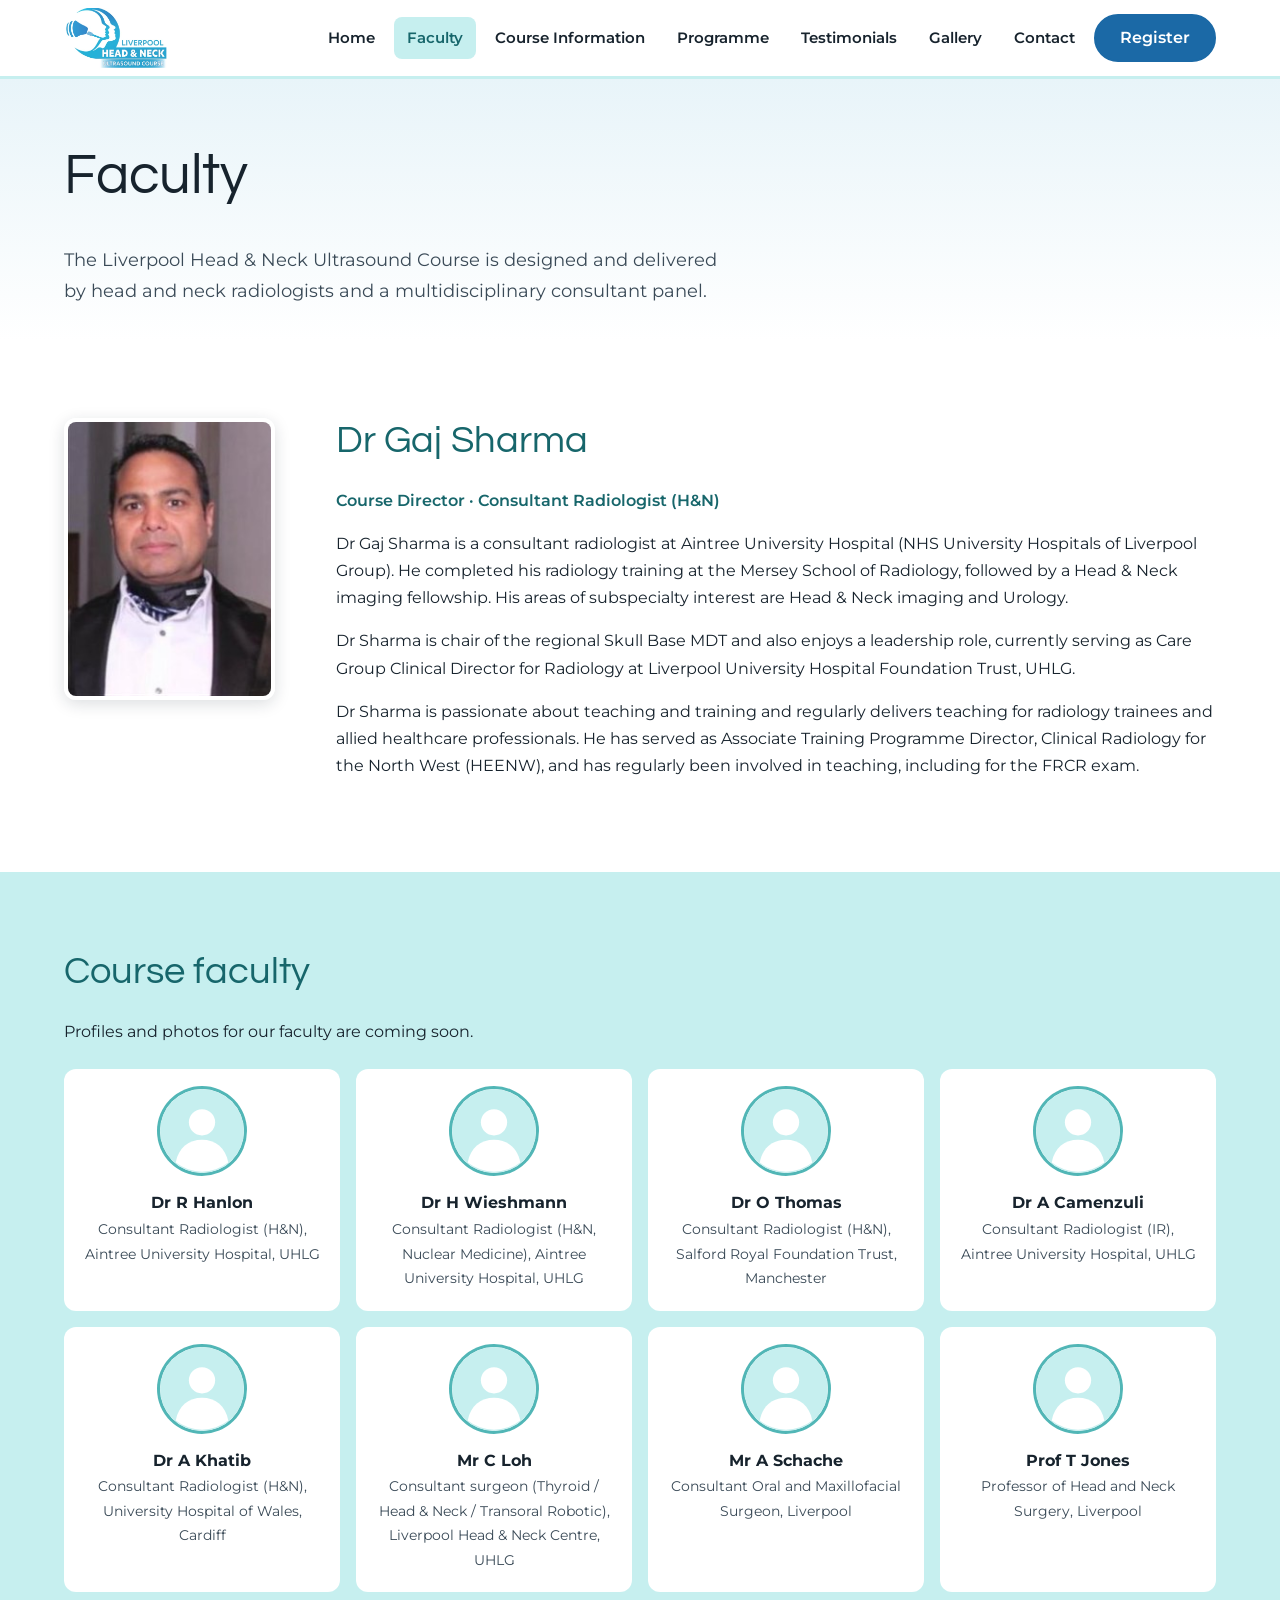
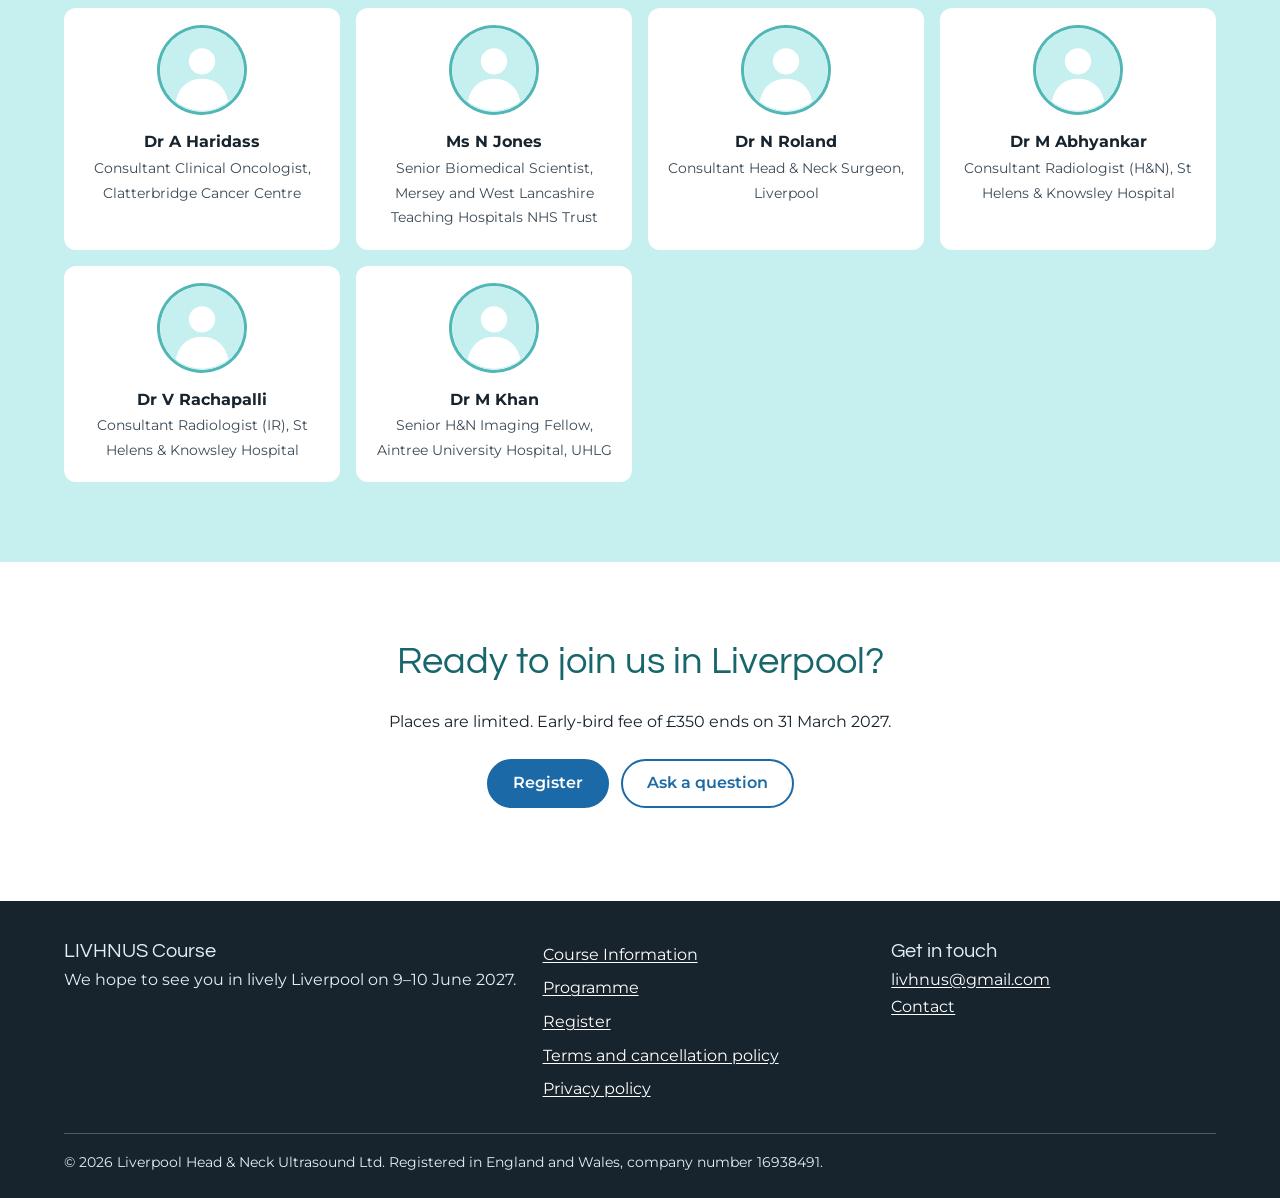
<file: faculty/index.html>
<!DOCTYPE html>
<html lang="en-GB" class="no-js">
<head>
<meta charset="utf-8">
<meta name="viewport" content="width=device-width, initial-scale=1">
<title>Faculty | Liverpool Head &amp; Neck Ultrasound Course</title>
<meta name="description" content="Meet Dr Gaj Sharma, Consultant Radiologist and Course Director, and the faculty of the Liverpool Head &amp; Neck Ultrasound Course.">
<link rel="canonical" href="https://livhnus.com/faculty/">
<meta property="og:type" content="website">
<meta property="og:site_name" content="LIVHNUS">
<meta property="og:title" content="Faculty | Liverpool Head &amp; Neck Ultrasound Course">
<meta property="og:description" content="Meet Dr Gaj Sharma, Consultant Radiologist and Course Director, and the faculty of the Liverpool Head &amp; Neck Ultrasound Course.">
<meta property="og:url" content="https://livhnus.com/faculty/">
<meta property="og:image" content="https://livhnus.com/assets/images/og-image.jpg">
<meta property="og:image:alt" content="Liverpool Head &amp; Neck Ultrasound Course logo">
<meta name="twitter:card" content="summary_large_image">
<meta name="theme-color" content="#1b69a6">
<link rel="icon" type="image/png" href="../assets/images/favicon-192.png">
<link rel="apple-touch-icon" href="../assets/images/apple-touch-icon.png">
<link rel="preload" href="../assets/fonts/montserrat-latin-400-normal.woff2" as="font" type="font/woff2" crossorigin>
<link rel="preload" href="../assets/fonts/questrial-latin-400-normal.woff2" as="font" type="font/woff2" crossorigin>
<link rel="stylesheet" href="../assets/css/styles.css">

<script>document.documentElement.className='js';</script>
</head>
<body>
<a class="skip-link" href="#main">Skip to main content</a>
<header class="site-header">
  <div class="container header-inner">
    <a class="brand" href="../"><picture><source type="image/webp" srcset="../assets/images/logo-400.webp 400w, ../assets/images/logo-800.webp 800w" sizes="100px"><img class="brand-logo" src="../assets/images/logo-800.png" srcset="../assets/images/logo-400.png 400w, ../assets/images/logo-800.png 800w" sizes="100px" width="96" height="56" alt="Liverpool Head &amp; Neck Ultrasound Course logo" fetchpriority="high"></picture></a>
    <button class="nav-toggle" type="button" aria-expanded="false" aria-controls="site-nav">Menu</button>
    <nav id="site-nav" class="site-nav" aria-label="Main"><ul><li><a href="../">Home</a></li><li><a href="../faculty/" aria-current="page">Faculty</a></li><li><a href="../course-information/">Course Information</a></li><li><a href="../programme/">Programme</a></li><li><a href="../testimonials/">Testimonials</a></li><li><a href="../gallery/">Gallery</a></li><li><a href="../contact/">Contact</a></li><li><a class="btn btn-primary nav-cta" href="../register/">Register</a></li></ul></nav>
  </div>
</header>
<main id="main">

<section class="page-head"><div class="container"><h1>Faculty</h1>
<p class="lead">The Liverpool Head & Neck Ultrasound Course is designed and delivered by head and neck radiologists and a multidisciplinary consultant panel.</p></div></section>
<section class="section"><div class="container split">
<img class="portrait" src="../assets/images/dr-gaj-sharma.jpg" width="211" height="285" alt="Portrait of Dr Gaj Sharma">
<div>
<h2>Dr Gaj Sharma</h2>
<p class="role">Course Director &middot; Consultant Radiologist (H&amp;N)</p>
<p>Dr Gaj Sharma is a consultant radiologist at Aintree University Hospital (NHS University Hospitals of Liverpool Group). He completed his radiology training at the Mersey School of Radiology, followed by a Head &amp; Neck imaging fellowship. His areas of subspecialty interest are Head &amp; Neck imaging and Urology.</p>
<p>Dr Sharma is chair of the regional Skull Base MDT and also enjoys a leadership role, currently serving as Care Group Clinical Director for Radiology at Liverpool University Hospital Foundation Trust, UHLG.</p>
<p>Dr Sharma is passionate about teaching and training and regularly delivers teaching for radiology trainees and allied healthcare professionals. He has served as Associate Training Programme Director, Clinical Radiology for the North West (HEENW), and has regularly been involved in teaching, including for the FRCR exam.</p>
</div></div></section>
<section class="section aqua"><div class="container">
<h2>Course faculty</h2>
<p>Profiles and photos for our faculty are coming soon.</p>
<ul class="faculty-grid"><li class="fac"><svg class="avatar" viewBox="0 0 96 96" aria-hidden="true" focusable="false"><circle cx="48" cy="48" r="48" fill="#c6efef"/><circle cx="48" cy="38" r="15" fill="#fff"/><path d="M18 84c3-17 15-26 30-26s27 9 30 26a48 48 0 0 1-60 0z" fill="#fff"/></svg><h3>Dr R Hanlon</h3><p>Consultant Radiologist (H&amp;N), Aintree University Hospital, UHLG</p></li><li class="fac"><svg class="avatar" viewBox="0 0 96 96" aria-hidden="true" focusable="false"><circle cx="48" cy="48" r="48" fill="#c6efef"/><circle cx="48" cy="38" r="15" fill="#fff"/><path d="M18 84c3-17 15-26 30-26s27 9 30 26a48 48 0 0 1-60 0z" fill="#fff"/></svg><h3>Dr H Wieshmann</h3><p>Consultant Radiologist (H&amp;N, Nuclear Medicine), Aintree University Hospital, UHLG</p></li><li class="fac"><svg class="avatar" viewBox="0 0 96 96" aria-hidden="true" focusable="false"><circle cx="48" cy="48" r="48" fill="#c6efef"/><circle cx="48" cy="38" r="15" fill="#fff"/><path d="M18 84c3-17 15-26 30-26s27 9 30 26a48 48 0 0 1-60 0z" fill="#fff"/></svg><h3>Dr O Thomas</h3><p>Consultant Radiologist (H&amp;N), Salford Royal Foundation Trust, Manchester</p></li><li class="fac"><svg class="avatar" viewBox="0 0 96 96" aria-hidden="true" focusable="false"><circle cx="48" cy="48" r="48" fill="#c6efef"/><circle cx="48" cy="38" r="15" fill="#fff"/><path d="M18 84c3-17 15-26 30-26s27 9 30 26a48 48 0 0 1-60 0z" fill="#fff"/></svg><h3>Dr A Camenzuli</h3><p>Consultant Radiologist (IR), Aintree University Hospital, UHLG</p></li><li class="fac"><svg class="avatar" viewBox="0 0 96 96" aria-hidden="true" focusable="false"><circle cx="48" cy="48" r="48" fill="#c6efef"/><circle cx="48" cy="38" r="15" fill="#fff"/><path d="M18 84c3-17 15-26 30-26s27 9 30 26a48 48 0 0 1-60 0z" fill="#fff"/></svg><h3>Dr A Khatib</h3><p>Consultant Radiologist (H&amp;N), University Hospital of Wales, Cardiff</p></li><li class="fac"><svg class="avatar" viewBox="0 0 96 96" aria-hidden="true" focusable="false"><circle cx="48" cy="48" r="48" fill="#c6efef"/><circle cx="48" cy="38" r="15" fill="#fff"/><path d="M18 84c3-17 15-26 30-26s27 9 30 26a48 48 0 0 1-60 0z" fill="#fff"/></svg><h3>Mr C Loh</h3><p>Consultant surgeon (Thyroid / Head &amp; Neck / Transoral Robotic), Liverpool Head &amp; Neck Centre, UHLG</p></li><li class="fac"><svg class="avatar" viewBox="0 0 96 96" aria-hidden="true" focusable="false"><circle cx="48" cy="48" r="48" fill="#c6efef"/><circle cx="48" cy="38" r="15" fill="#fff"/><path d="M18 84c3-17 15-26 30-26s27 9 30 26a48 48 0 0 1-60 0z" fill="#fff"/></svg><h3>Mr A Schache</h3><p>Consultant Oral and Maxillofacial Surgeon, Liverpool</p></li><li class="fac"><svg class="avatar" viewBox="0 0 96 96" aria-hidden="true" focusable="false"><circle cx="48" cy="48" r="48" fill="#c6efef"/><circle cx="48" cy="38" r="15" fill="#fff"/><path d="M18 84c3-17 15-26 30-26s27 9 30 26a48 48 0 0 1-60 0z" fill="#fff"/></svg><h3>Prof T Jones</h3><p>Professor of Head and Neck Surgery, Liverpool</p></li><li class="fac"><svg class="avatar" viewBox="0 0 96 96" aria-hidden="true" focusable="false"><circle cx="48" cy="48" r="48" fill="#c6efef"/><circle cx="48" cy="38" r="15" fill="#fff"/><path d="M18 84c3-17 15-26 30-26s27 9 30 26a48 48 0 0 1-60 0z" fill="#fff"/></svg><h3>Dr A Haridass</h3><p>Consultant Clinical Oncologist, Clatterbridge Cancer Centre</p></li><li class="fac"><svg class="avatar" viewBox="0 0 96 96" aria-hidden="true" focusable="false"><circle cx="48" cy="48" r="48" fill="#c6efef"/><circle cx="48" cy="38" r="15" fill="#fff"/><path d="M18 84c3-17 15-26 30-26s27 9 30 26a48 48 0 0 1-60 0z" fill="#fff"/></svg><h3>Ms N Jones</h3><p>Senior Biomedical Scientist, Mersey and West Lancashire Teaching Hospitals NHS Trust</p></li><li class="fac"><svg class="avatar" viewBox="0 0 96 96" aria-hidden="true" focusable="false"><circle cx="48" cy="48" r="48" fill="#c6efef"/><circle cx="48" cy="38" r="15" fill="#fff"/><path d="M18 84c3-17 15-26 30-26s27 9 30 26a48 48 0 0 1-60 0z" fill="#fff"/></svg><h3>Dr N Roland</h3><p>Consultant Head &amp; Neck Surgeon, Liverpool</p></li><li class="fac"><svg class="avatar" viewBox="0 0 96 96" aria-hidden="true" focusable="false"><circle cx="48" cy="48" r="48" fill="#c6efef"/><circle cx="48" cy="38" r="15" fill="#fff"/><path d="M18 84c3-17 15-26 30-26s27 9 30 26a48 48 0 0 1-60 0z" fill="#fff"/></svg><h3>Dr M Abhyankar</h3><p>Consultant Radiologist (H&amp;N), St Helens &amp; Knowsley Hospital</p></li><li class="fac"><svg class="avatar" viewBox="0 0 96 96" aria-hidden="true" focusable="false"><circle cx="48" cy="48" r="48" fill="#c6efef"/><circle cx="48" cy="38" r="15" fill="#fff"/><path d="M18 84c3-17 15-26 30-26s27 9 30 26a48 48 0 0 1-60 0z" fill="#fff"/></svg><h3>Dr V Rachapalli</h3><p>Consultant Radiologist (IR), St Helens &amp; Knowsley Hospital</p></li><li class="fac"><svg class="avatar" viewBox="0 0 96 96" aria-hidden="true" focusable="false"><circle cx="48" cy="48" r="48" fill="#c6efef"/><circle cx="48" cy="38" r="15" fill="#fff"/><path d="M18 84c3-17 15-26 30-26s27 9 30 26a48 48 0 0 1-60 0z" fill="#fff"/></svg><h3>Dr M Khan</h3><p>Senior H&amp;N Imaging Fellow, Aintree University Hospital, UHLG</p></li></ul>
</div></section>
<section class="section band"><div class="container narrow center">
<h2>Ready to join us in Liverpool?</h2>
<p>Places are limited. Early-bird fee of &pound;350 ends on 31 March 2027.</p>
<p class="actions"><a class="btn btn-primary" href="../register/">Register</a> <a class="btn btn-secondary" href="../contact/">Ask a question</a></p>
</div></section>

</main>
<footer class="site-footer">
  <div class="container footer-grid">
    <div>
      <p class="footer-brand">LIVHNUS Course</p>
      <p>We hope to see you in lively Liverpool on 9–10 June 2027.</p>
    </div>
    <nav aria-label="Footer">
      <ul class="footer-links">
        <li><a href="../course-information/">Course Information</a></li>
        <li><a href="../programme/">Programme</a></li>
        <li><a href="../register/">Register</a></li>
        <li><a href="../terms/">Terms and cancellation policy</a></li>
        <li><a href="../privacy-policy/">Privacy policy</a></li>
      </ul>
    </nav>
    <div>
      <p class="footer-brand">Get in touch</p>
      <p><a href="mailto:livhnus@gmail.com">livhnus@gmail.com</a><br><a href="../contact/">Contact</a></p>
    </div>
  </div>
  <div class="container"><p class="copyright">&copy; <span data-year>2026</span> Liverpool Head &amp; Neck Ultrasound Ltd. Registered in England and Wales, company number 16938491.</p></div>
</footer>
<script src="../assets/js/config.js"></script>
<script src="../assets/js/main.js"></script>
</body>
</html>
</file>
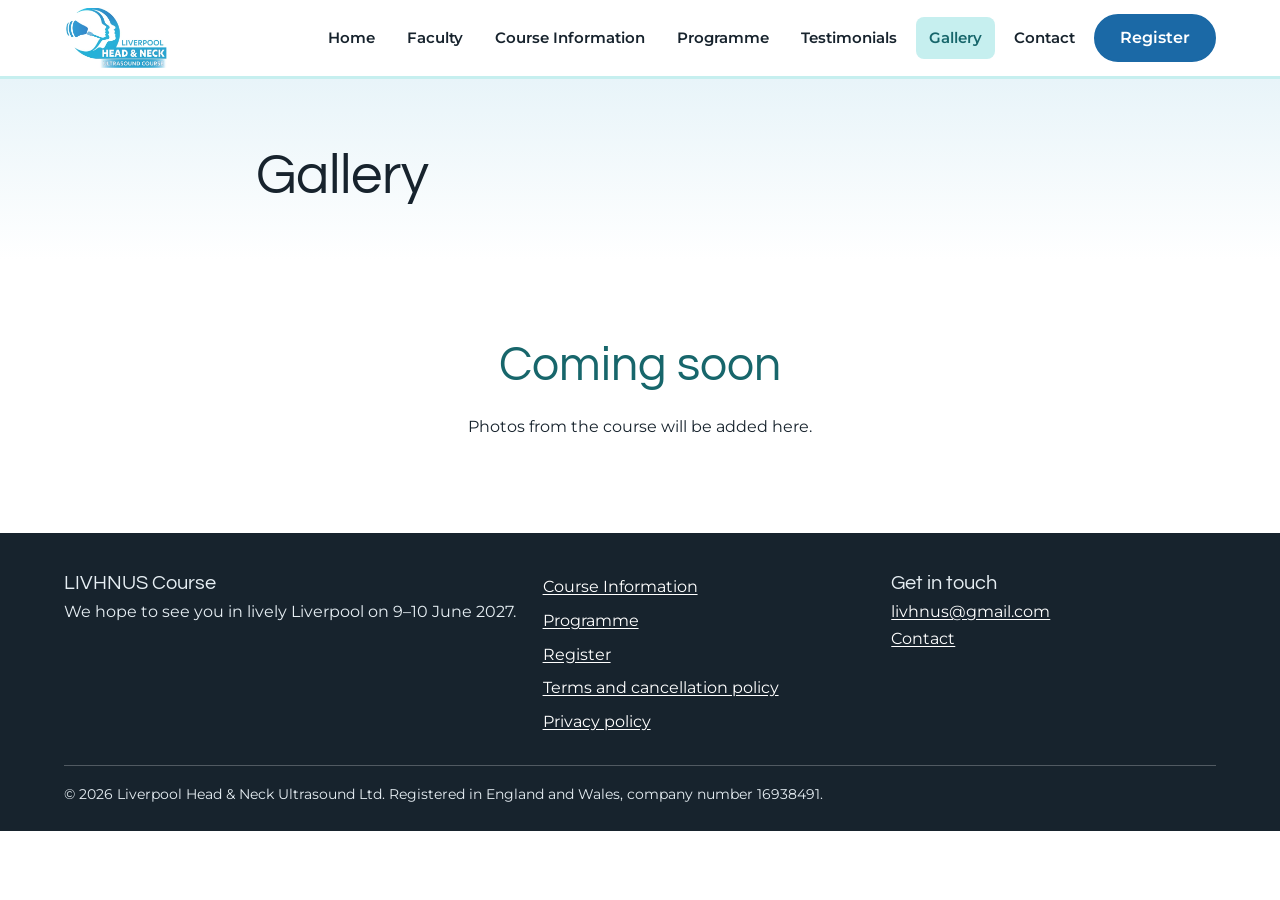
<file: gallery/index.html>
<!DOCTYPE html>
<html lang="en-GB" class="no-js">
<head>
<meta charset="utf-8">
<meta name="viewport" content="width=device-width, initial-scale=1">
<title>Gallery | LIVHNUS</title>
<meta name="description" content="Photos from the Liverpool Head &amp; Neck Ultrasound Course. Coming soon.">
<link rel="canonical" href="https://livhnus.com/gallery/">
<meta property="og:type" content="website">
<meta property="og:site_name" content="LIVHNUS">
<meta property="og:title" content="Gallery | LIVHNUS">
<meta property="og:description" content="Photos from the Liverpool Head &amp; Neck Ultrasound Course. Coming soon.">
<meta property="og:url" content="https://livhnus.com/gallery/">
<meta property="og:image" content="https://livhnus.com/assets/images/og-image.jpg">
<meta property="og:image:alt" content="Liverpool Head &amp; Neck Ultrasound Course logo">
<meta name="twitter:card" content="summary_large_image">
<meta name="theme-color" content="#1b69a6">
<link rel="icon" type="image/png" href="../assets/images/favicon-192.png">
<link rel="apple-touch-icon" href="../assets/images/apple-touch-icon.png">
<link rel="preload" href="../assets/fonts/montserrat-latin-400-normal.woff2" as="font" type="font/woff2" crossorigin>
<link rel="preload" href="../assets/fonts/questrial-latin-400-normal.woff2" as="font" type="font/woff2" crossorigin>
<link rel="stylesheet" href="../assets/css/styles.css">

<script>document.documentElement.className='js';</script>
</head>
<body>
<a class="skip-link" href="#main">Skip to main content</a>
<header class="site-header">
  <div class="container header-inner">
    <a class="brand" href="../"><picture><source type="image/webp" srcset="../assets/images/logo-400.webp 400w, ../assets/images/logo-800.webp 800w" sizes="100px"><img class="brand-logo" src="../assets/images/logo-800.png" srcset="../assets/images/logo-400.png 400w, ../assets/images/logo-800.png 800w" sizes="100px" width="96" height="56" alt="Liverpool Head &amp; Neck Ultrasound Course logo" fetchpriority="high"></picture></a>
    <button class="nav-toggle" type="button" aria-expanded="false" aria-controls="site-nav">Menu</button>
    <nav id="site-nav" class="site-nav" aria-label="Main"><ul><li><a href="../">Home</a></li><li><a href="../faculty/">Faculty</a></li><li><a href="../course-information/">Course Information</a></li><li><a href="../programme/">Programme</a></li><li><a href="../testimonials/">Testimonials</a></li><li><a href="../gallery/" aria-current="page">Gallery</a></li><li><a href="../contact/">Contact</a></li><li><a class="btn btn-primary nav-cta" href="../register/">Register</a></li></ul></nav>
  </div>
</header>
<main id="main">

<section class="page-head"><div class="container narrow"><h1>Gallery</h1></div></section>
<section class="section"><div class="container narrow center"><p class="coming-soon">Coming soon</p><p>Photos from the course will be added here.</p></div></section>

</main>
<footer class="site-footer">
  <div class="container footer-grid">
    <div>
      <p class="footer-brand">LIVHNUS Course</p>
      <p>We hope to see you in lively Liverpool on 9–10 June 2027.</p>
    </div>
    <nav aria-label="Footer">
      <ul class="footer-links">
        <li><a href="../course-information/">Course Information</a></li>
        <li><a href="../programme/">Programme</a></li>
        <li><a href="../register/">Register</a></li>
        <li><a href="../terms/">Terms and cancellation policy</a></li>
        <li><a href="../privacy-policy/">Privacy policy</a></li>
      </ul>
    </nav>
    <div>
      <p class="footer-brand">Get in touch</p>
      <p><a href="mailto:livhnus@gmail.com">livhnus@gmail.com</a><br><a href="../contact/">Contact</a></p>
    </div>
  </div>
  <div class="container"><p class="copyright">&copy; <span data-year>2026</span> Liverpool Head &amp; Neck Ultrasound Ltd. Registered in England and Wales, company number 16938491.</p></div>
</footer>
<script src="../assets/js/config.js"></script>
<script src="../assets/js/main.js"></script>
</body>
</html>
</file>
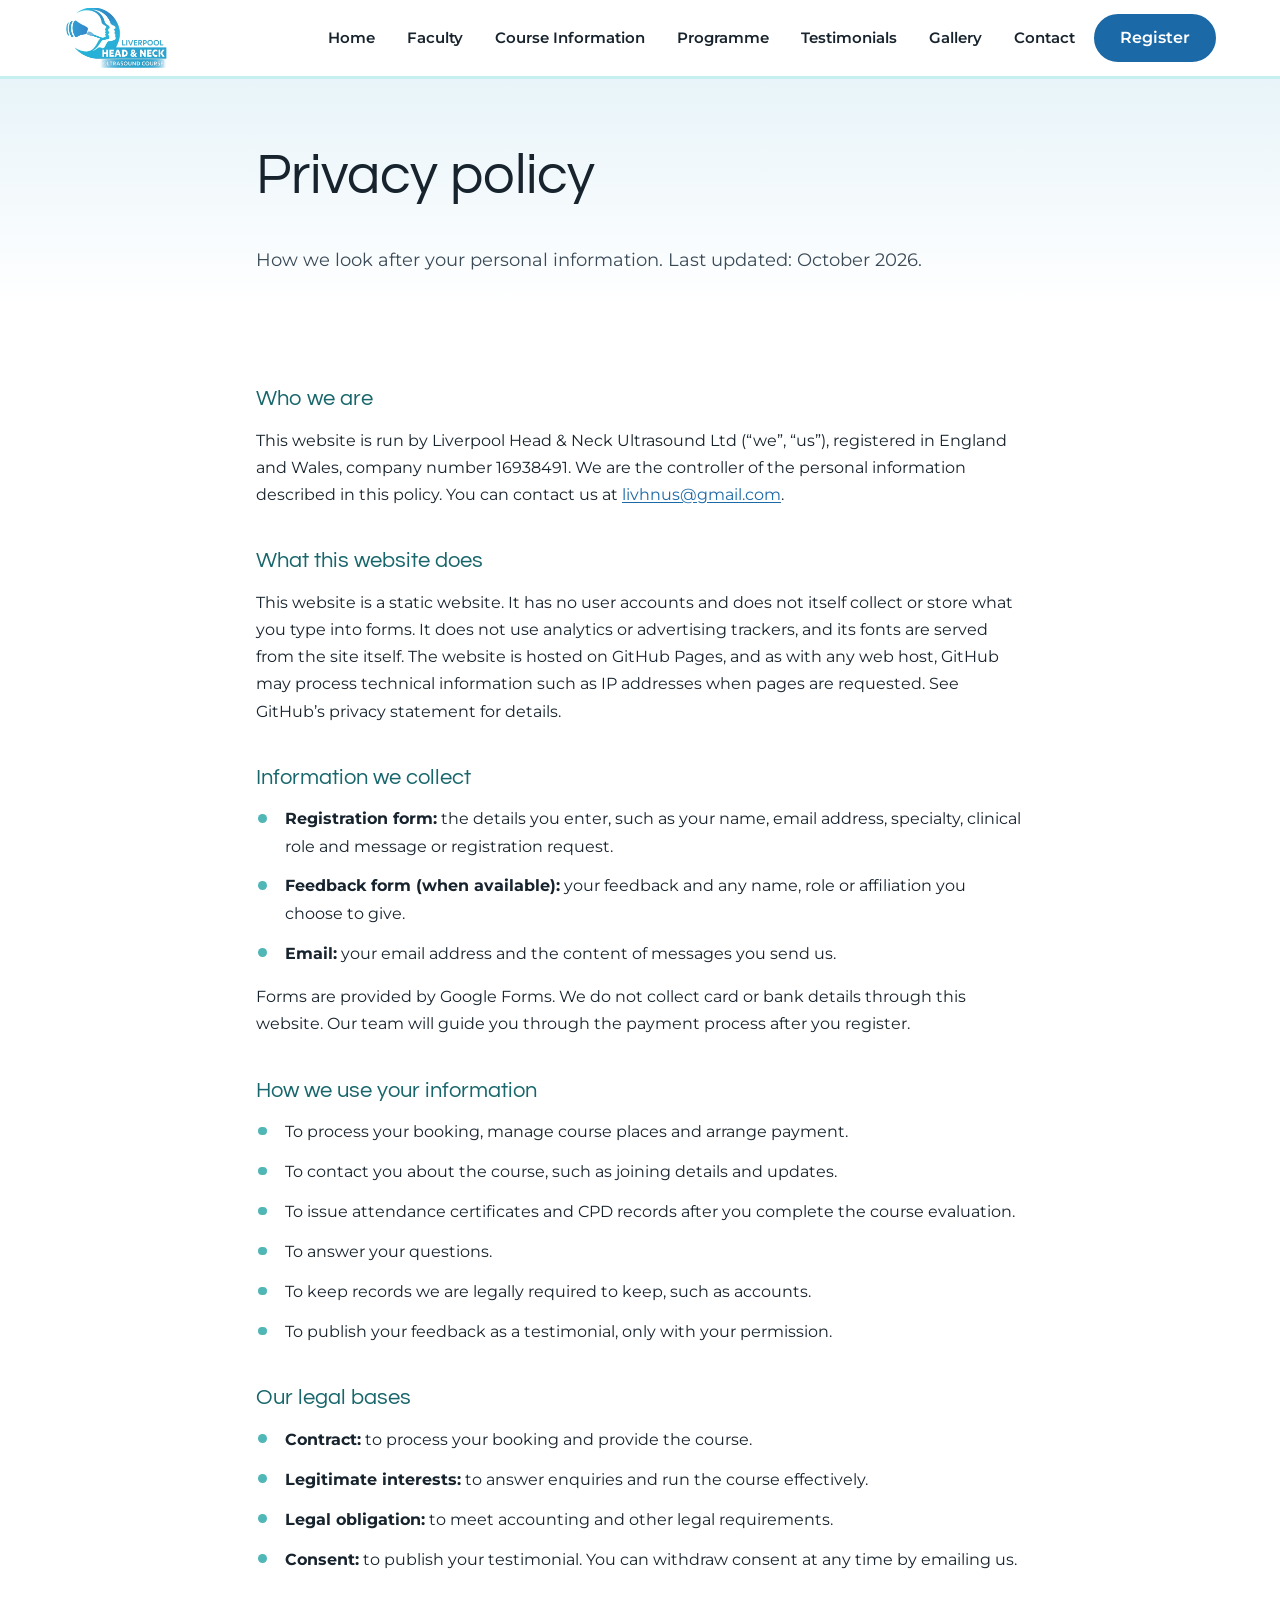
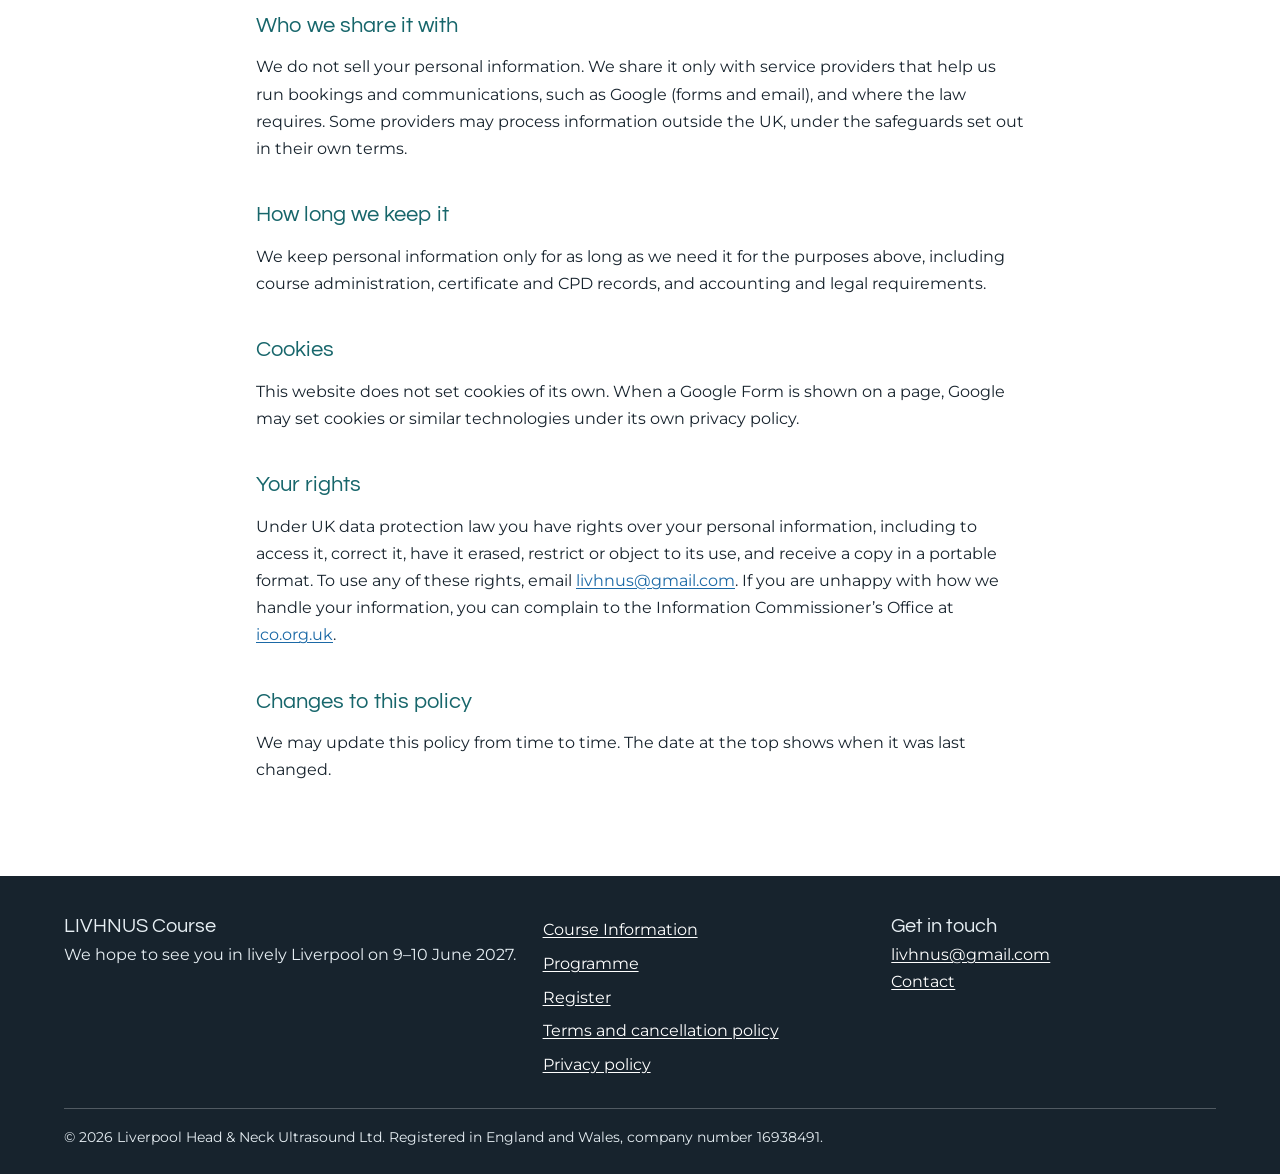
<file: privacy-policy/index.html>
<!DOCTYPE html>
<html lang="en-GB" class="no-js">
<head>
<meta charset="utf-8">
<meta name="viewport" content="width=device-width, initial-scale=1">
<title>Privacy Policy | LIVHNUS</title>
<meta name="description" content="How Liverpool Head &amp; Neck Ultrasound Ltd handles personal information collected through this website, its forms and by email.">
<link rel="canonical" href="https://livhnus.com/privacy-policy/">
<meta property="og:type" content="website">
<meta property="og:site_name" content="LIVHNUS">
<meta property="og:title" content="Privacy Policy | LIVHNUS">
<meta property="og:description" content="How Liverpool Head &amp; Neck Ultrasound Ltd handles personal information collected through this website, its forms and by email.">
<meta property="og:url" content="https://livhnus.com/privacy-policy/">
<meta property="og:image" content="https://livhnus.com/assets/images/og-image.jpg">
<meta property="og:image:alt" content="Liverpool Head &amp; Neck Ultrasound Course logo">
<meta name="twitter:card" content="summary_large_image">
<meta name="theme-color" content="#1b69a6">
<link rel="icon" type="image/png" href="../assets/images/favicon-192.png">
<link rel="apple-touch-icon" href="../assets/images/apple-touch-icon.png">
<link rel="preload" href="../assets/fonts/montserrat-latin-400-normal.woff2" as="font" type="font/woff2" crossorigin>
<link rel="preload" href="../assets/fonts/questrial-latin-400-normal.woff2" as="font" type="font/woff2" crossorigin>
<link rel="stylesheet" href="../assets/css/styles.css">

<script>document.documentElement.className='js';</script>
</head>
<body>
<a class="skip-link" href="#main">Skip to main content</a>
<header class="site-header">
  <div class="container header-inner">
    <a class="brand" href="../"><picture><source type="image/webp" srcset="../assets/images/logo-400.webp 400w, ../assets/images/logo-800.webp 800w" sizes="100px"><img class="brand-logo" src="../assets/images/logo-800.png" srcset="../assets/images/logo-400.png 400w, ../assets/images/logo-800.png 800w" sizes="100px" width="96" height="56" alt="Liverpool Head &amp; Neck Ultrasound Course logo" fetchpriority="high"></picture></a>
    <button class="nav-toggle" type="button" aria-expanded="false" aria-controls="site-nav">Menu</button>
    <nav id="site-nav" class="site-nav" aria-label="Main"><ul><li><a href="../">Home</a></li><li><a href="../faculty/">Faculty</a></li><li><a href="../course-information/">Course Information</a></li><li><a href="../programme/">Programme</a></li><li><a href="../testimonials/">Testimonials</a></li><li><a href="../gallery/">Gallery</a></li><li><a href="../contact/">Contact</a></li><li><a class="btn btn-primary nav-cta" href="../register/">Register</a></li></ul></nav>
  </div>
</header>
<main id="main">

<section class="page-head"><div class="container narrow"><h1>Privacy policy</h1>
<p class="lead">How we look after your personal information. Last updated: October 2026.</p></div></section>
<section class="section"><div class="container narrow legal">
<h2>Who we are</h2>
<p>This website is run by Liverpool Head &amp; Neck Ultrasound Ltd (&ldquo;we&rdquo;, &ldquo;us&rdquo;), registered in England and Wales, company number 16938491. We are the controller of the personal information described in this policy. You can contact us at <a href="mailto:livhnus@gmail.com">livhnus@gmail.com</a>.</p>

<h2>What this website does</h2>
<p>This website is a static website. It has no user accounts and does not itself collect or store what you type into forms. It does not use analytics or advertising trackers, and its fonts are served from the site itself. The website is hosted on GitHub Pages, and as with any web host, GitHub may process technical information such as IP addresses when pages are requested. See GitHub&rsquo;s privacy statement for details.</p>

<h2>Information we collect</h2>
<ul class="check">
<li><strong>Registration form:</strong> the details you enter, such as your name, email address, specialty, clinical role and message or registration request.</li>
<li><strong>Feedback form (when available):</strong> your feedback and any name, role or affiliation you choose to give.</li>
<li><strong>Email:</strong> your email address and the content of messages you send us.</li>
</ul>
<p>Forms are provided by Google Forms. We do not collect card or bank details through this website. Our team will guide you through the payment process after you register.</p>

<h2>How we use your information</h2>
<ul class="check">
<li>To process your booking, manage course places and arrange payment.</li>
<li>To contact you about the course, such as joining details and updates.</li>
<li>To issue attendance certificates and CPD records after you complete the course evaluation.</li>
<li>To answer your questions.</li>
<li>To keep records we are legally required to keep, such as accounts.</li>
<li>To publish your feedback as a testimonial, only with your permission.</li>
</ul>

<h2>Our legal bases</h2>
<ul class="check">
<li><strong>Contract:</strong> to process your booking and provide the course.</li>
<li><strong>Legitimate interests:</strong> to answer enquiries and run the course effectively.</li>
<li><strong>Legal obligation:</strong> to meet accounting and other legal requirements.</li>
<li><strong>Consent:</strong> to publish your testimonial. You can withdraw consent at any time by emailing us.</li>
</ul>

<h2>Who we share it with</h2>
<p>We do not sell your personal information. We share it only with service providers that help us run bookings and communications, such as Google (forms and email), and where the law requires. Some providers may process information outside the UK, under the safeguards set out in their own terms.</p>

<h2>How long we keep it</h2>
<p>We keep personal information only for as long as we need it for the purposes above, including course administration, certificate and CPD records, and accounting and legal requirements.</p>

<h2>Cookies</h2>
<p>This website does not set cookies of its own. When a Google Form is shown on a page, Google may set cookies or similar technologies under its own privacy policy.</p>

<h2>Your rights</h2>
<p>Under UK data protection law you have rights over your personal information, including to access it, correct it, have it erased, restrict or object to its use, and receive a copy in a portable format. To use any of these rights, email <a href="mailto:livhnus@gmail.com">livhnus@gmail.com</a>. If you are unhappy with how we handle your information, you can complain to the Information Commissioner&rsquo;s Office at <a href="https://ico.org.uk/make-a-complaint/" rel="noopener">ico.org.uk</a>.</p>

<h2>Changes to this policy</h2>
<p>We may update this policy from time to time. The date at the top shows when it was last changed.</p>
</div></section>

</main>
<footer class="site-footer">
  <div class="container footer-grid">
    <div>
      <p class="footer-brand">LIVHNUS Course</p>
      <p>We hope to see you in lively Liverpool on 9–10 June 2027.</p>
    </div>
    <nav aria-label="Footer">
      <ul class="footer-links">
        <li><a href="../course-information/">Course Information</a></li>
        <li><a href="../programme/">Programme</a></li>
        <li><a href="../register/">Register</a></li>
        <li><a href="../terms/">Terms and cancellation policy</a></li>
        <li><a href="../privacy-policy/">Privacy policy</a></li>
      </ul>
    </nav>
    <div>
      <p class="footer-brand">Get in touch</p>
      <p><a href="mailto:livhnus@gmail.com">livhnus@gmail.com</a><br><a href="../contact/">Contact</a></p>
    </div>
  </div>
  <div class="container"><p class="copyright">&copy; <span data-year>2026</span> Liverpool Head &amp; Neck Ultrasound Ltd. Registered in England and Wales, company number 16938491.</p></div>
</footer>
<script src="../assets/js/config.js"></script>
<script src="../assets/js/main.js"></script>
</body>
</html>
</file>
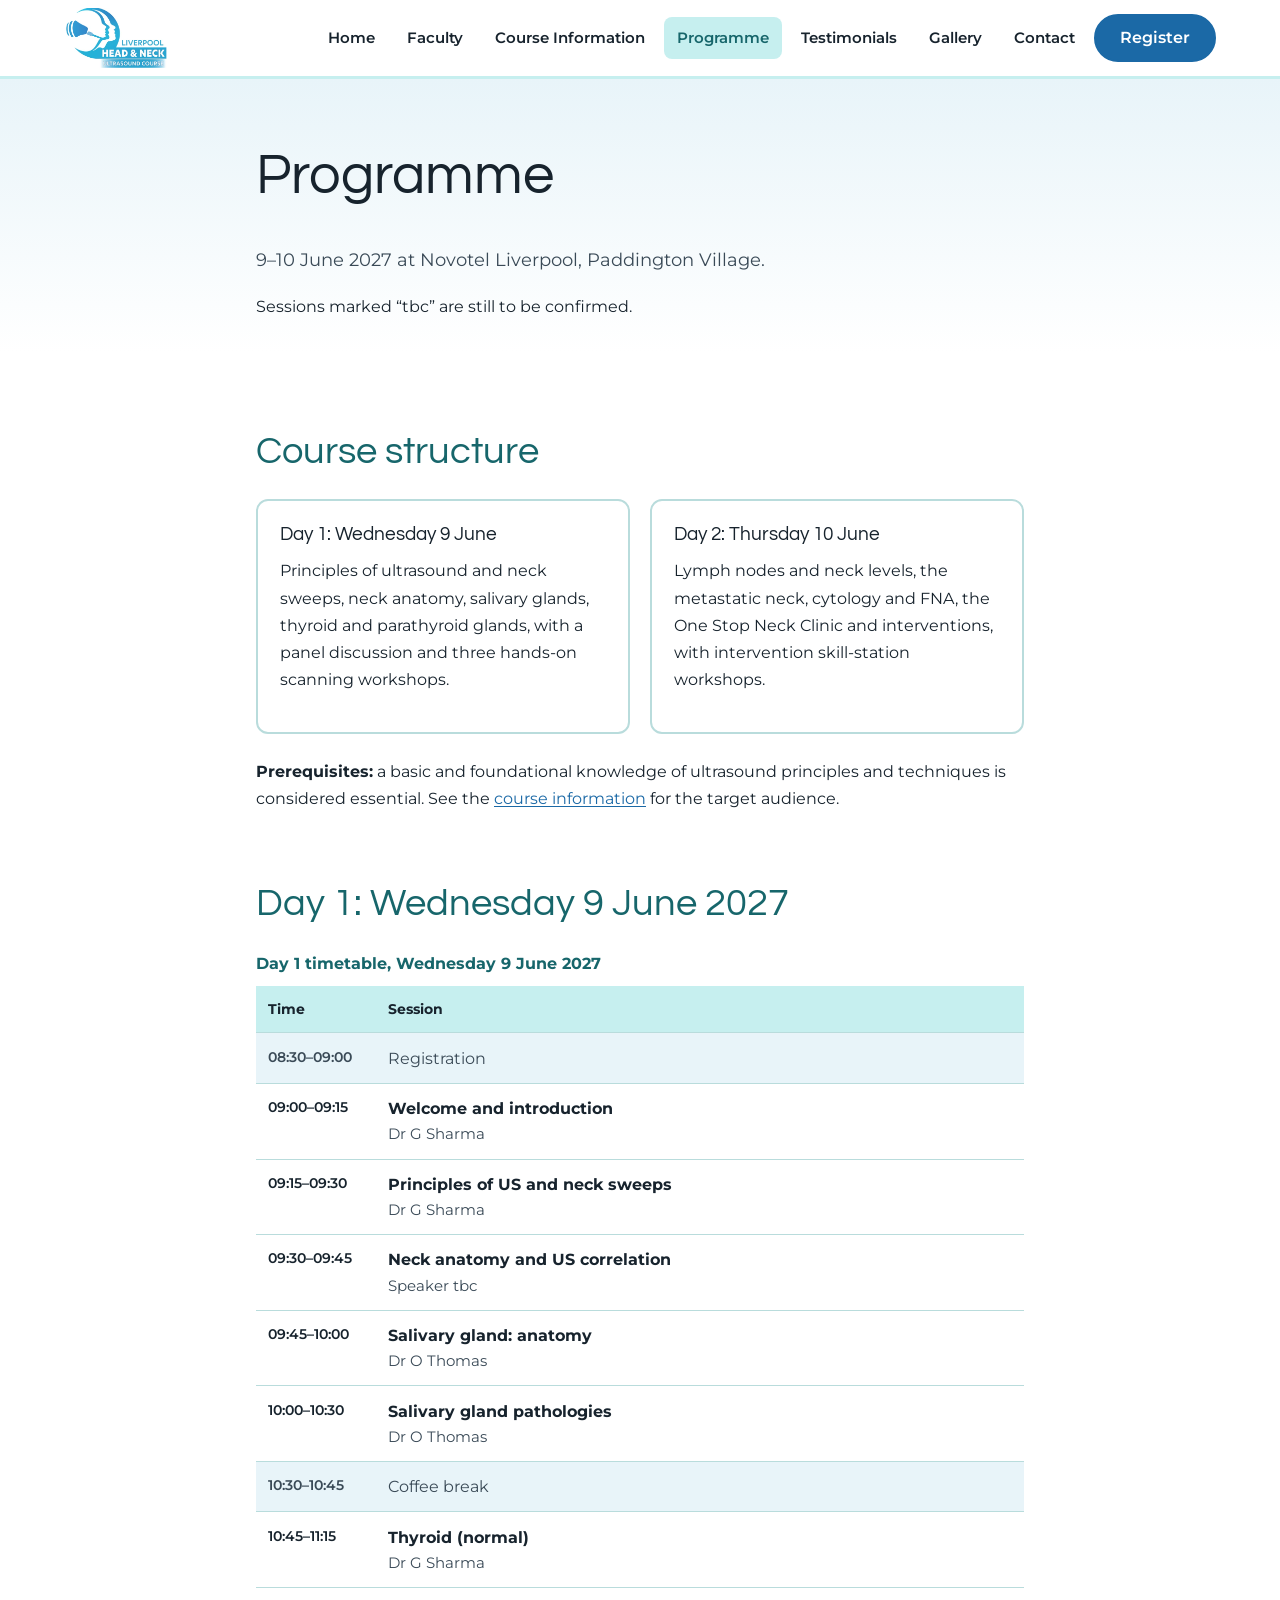
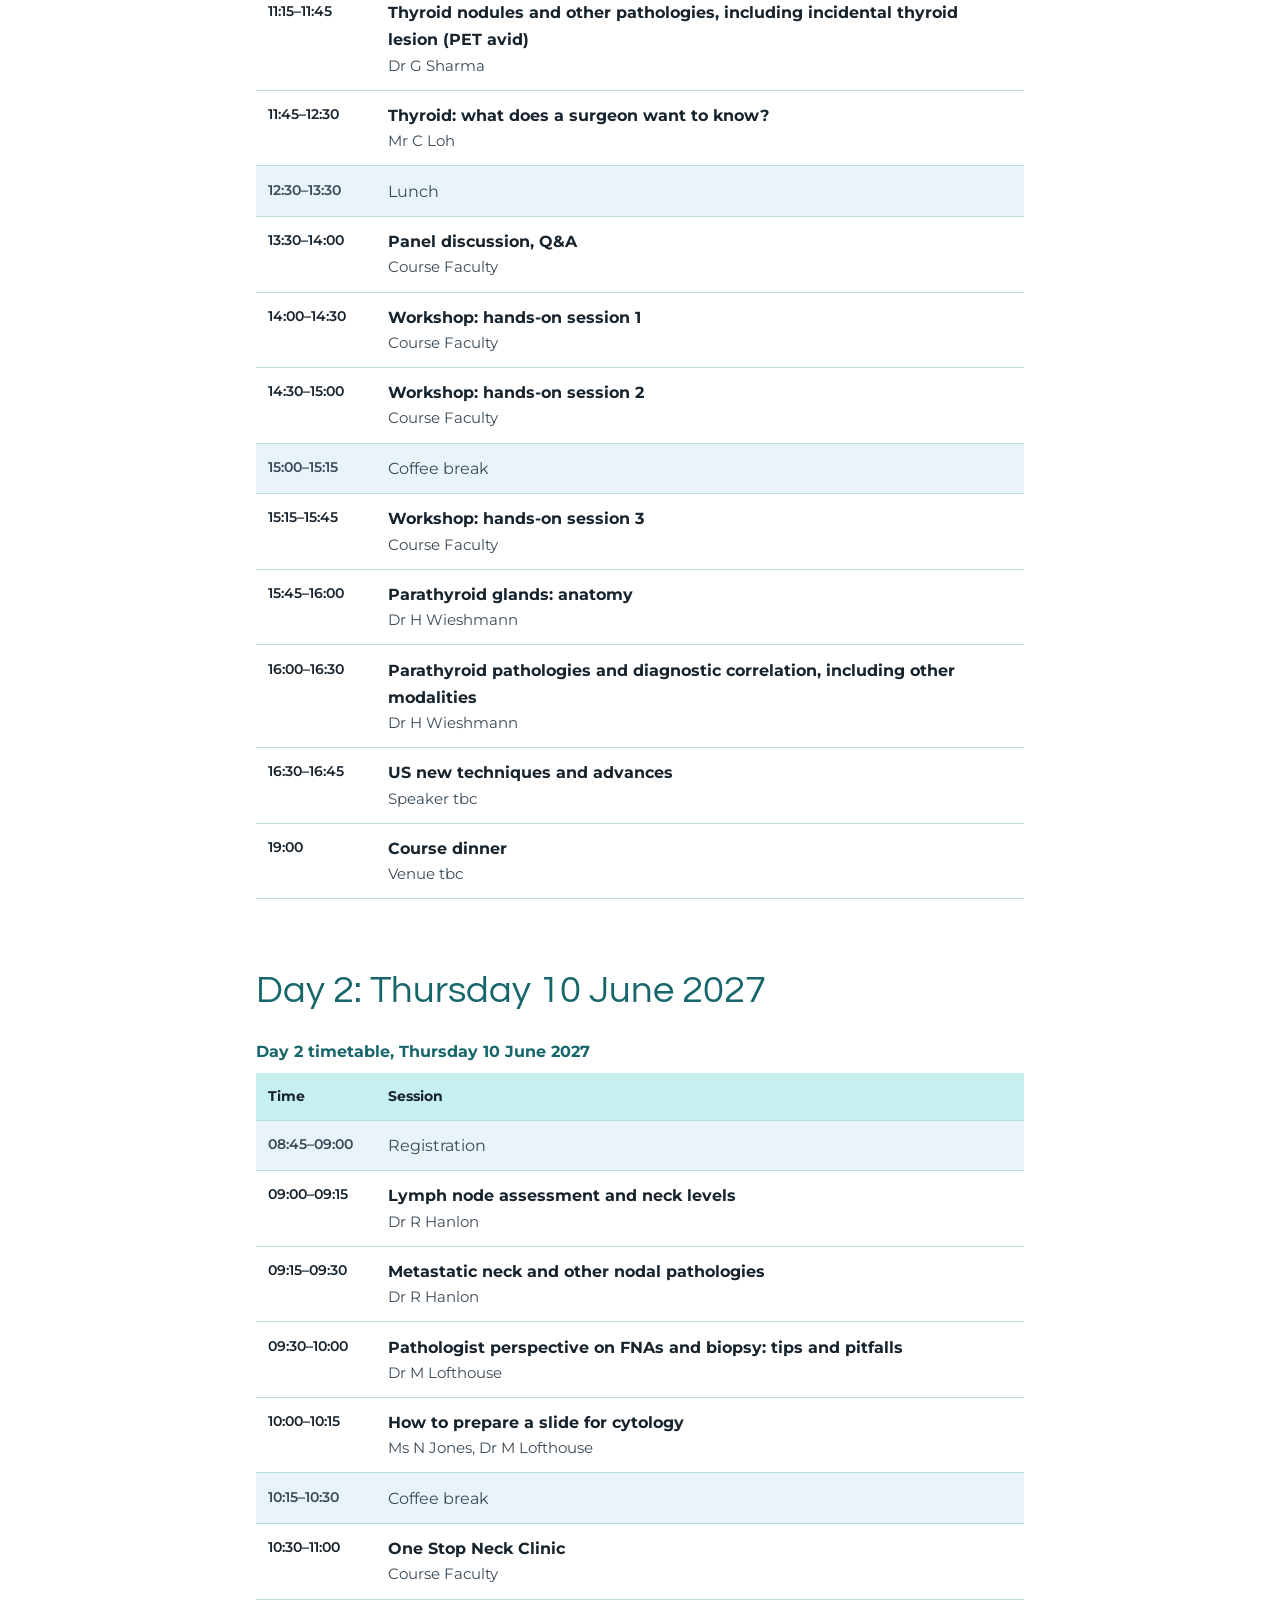
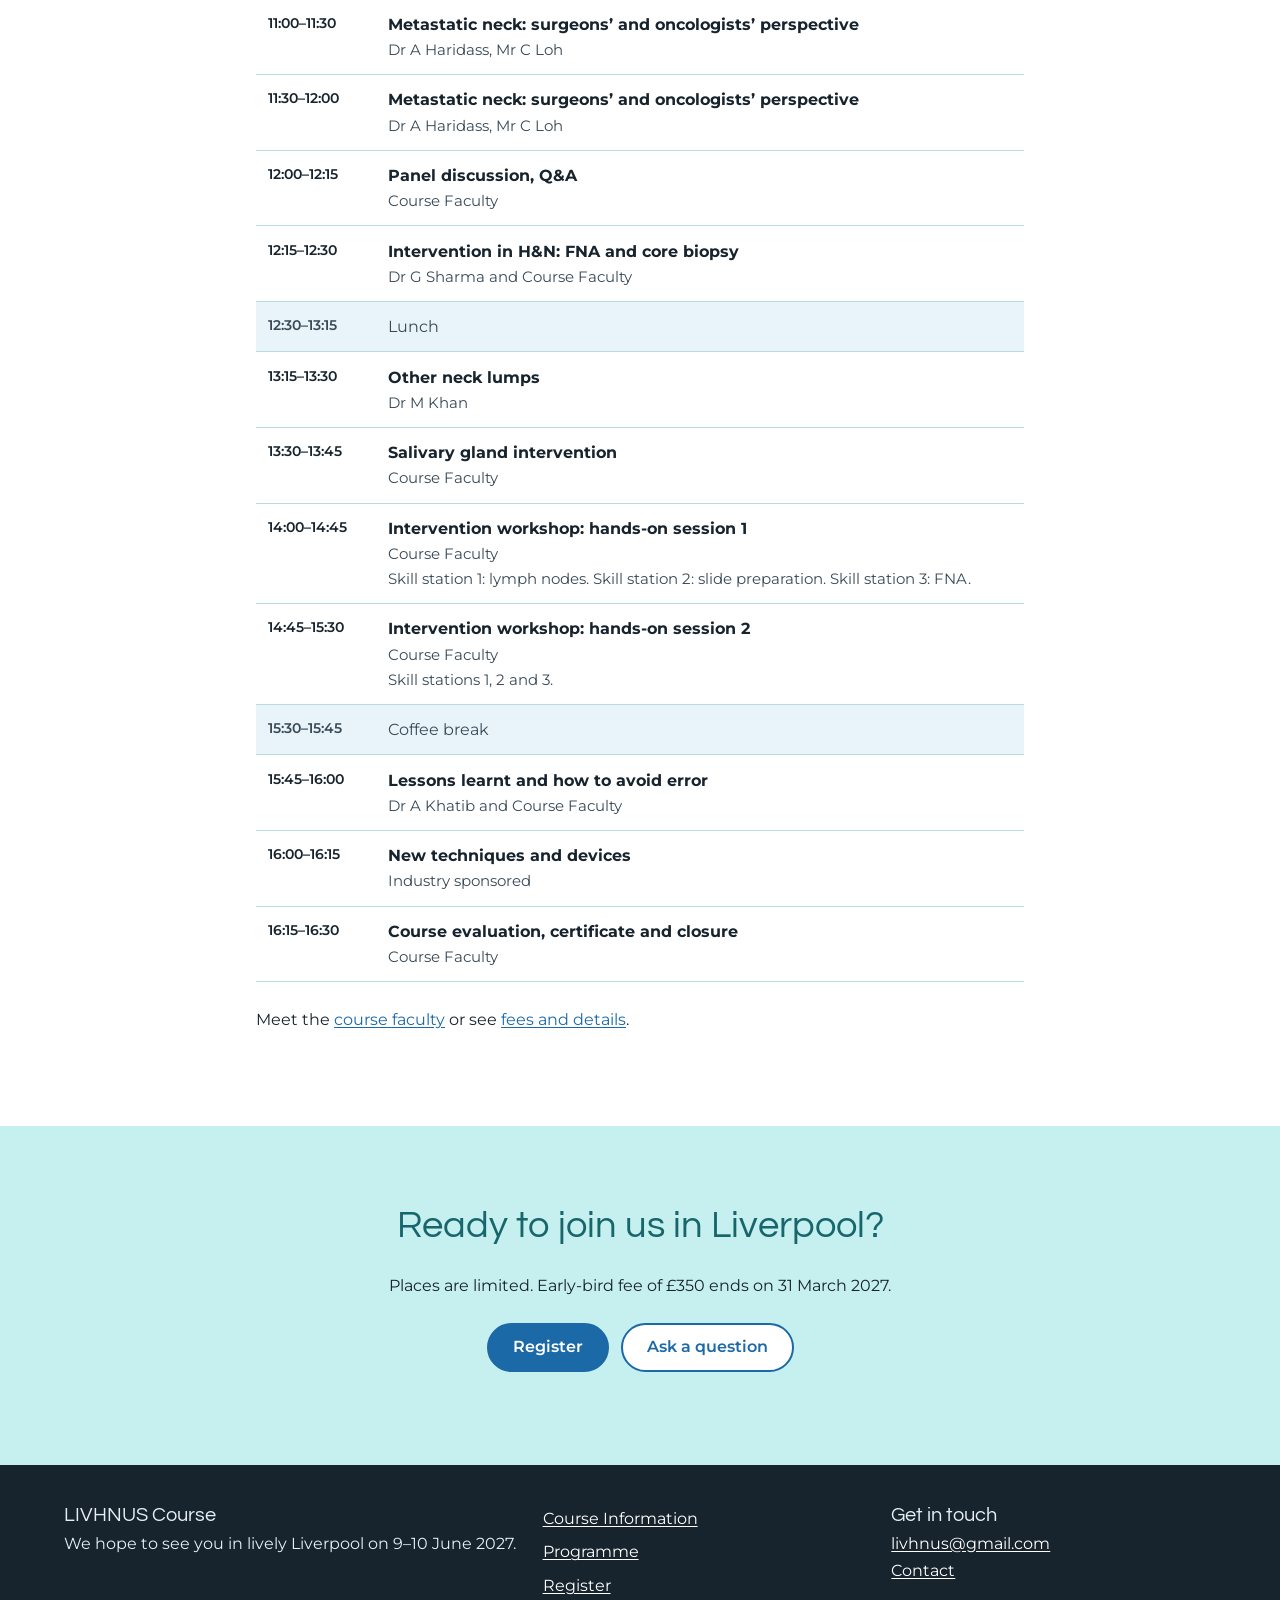
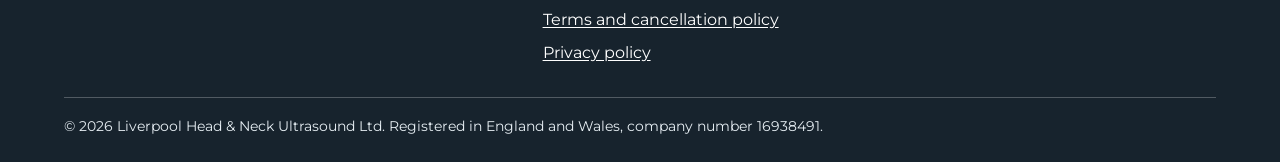
<file: programme/index.html>
<!DOCTYPE html>
<html lang="en-GB" class="no-js">
<head>
<meta charset="utf-8">
<meta name="viewport" content="width=device-width, initial-scale=1">
<title>Programme and Timetable | Liverpool Head &amp; Neck Ultrasound Course</title>
<meta name="description" content="Full two-day timetable for the Liverpool Head &amp; Neck Ultrasound Course on 9–10 June 2027: lectures, panel discussions and hands-on workshops.">
<link rel="canonical" href="https://livhnus.com/programme/">
<meta property="og:type" content="website">
<meta property="og:site_name" content="LIVHNUS">
<meta property="og:title" content="Programme and Timetable | Liverpool Head &amp; Neck Ultrasound Course">
<meta property="og:description" content="Full two-day timetable for the Liverpool Head &amp; Neck Ultrasound Course on 9–10 June 2027: lectures, panel discussions and hands-on workshops.">
<meta property="og:url" content="https://livhnus.com/programme/">
<meta property="og:image" content="https://livhnus.com/assets/images/og-image.jpg">
<meta property="og:image:alt" content="Liverpool Head &amp; Neck Ultrasound Course logo">
<meta name="twitter:card" content="summary_large_image">
<meta name="theme-color" content="#1b69a6">
<link rel="icon" type="image/png" href="../assets/images/favicon-192.png">
<link rel="apple-touch-icon" href="../assets/images/apple-touch-icon.png">
<link rel="preload" href="../assets/fonts/montserrat-latin-400-normal.woff2" as="font" type="font/woff2" crossorigin>
<link rel="preload" href="../assets/fonts/questrial-latin-400-normal.woff2" as="font" type="font/woff2" crossorigin>
<link rel="stylesheet" href="../assets/css/styles.css">

<script>document.documentElement.className='js';</script>
</head>
<body>
<a class="skip-link" href="#main">Skip to main content</a>
<header class="site-header">
  <div class="container header-inner">
    <a class="brand" href="../"><picture><source type="image/webp" srcset="../assets/images/logo-400.webp 400w, ../assets/images/logo-800.webp 800w" sizes="100px"><img class="brand-logo" src="../assets/images/logo-800.png" srcset="../assets/images/logo-400.png 400w, ../assets/images/logo-800.png 800w" sizes="100px" width="96" height="56" alt="Liverpool Head &amp; Neck Ultrasound Course logo" fetchpriority="high"></picture></a>
    <button class="nav-toggle" type="button" aria-expanded="false" aria-controls="site-nav">Menu</button>
    <nav id="site-nav" class="site-nav" aria-label="Main"><ul><li><a href="../">Home</a></li><li><a href="../faculty/">Faculty</a></li><li><a href="../course-information/">Course Information</a></li><li><a href="../programme/" aria-current="page">Programme</a></li><li><a href="../testimonials/">Testimonials</a></li><li><a href="../gallery/">Gallery</a></li><li><a href="../contact/">Contact</a></li><li><a class="btn btn-primary nav-cta" href="../register/">Register</a></li></ul></nav>
  </div>
</header>
<main id="main">

<section class="page-head"><div class="container narrow"><h1>Programme</h1>
<p class="lead">9–10 June 2027 at Novotel Liverpool, Paddington Village.</p>
<p>Sessions marked &ldquo;tbc&rdquo; are still to be confirmed.</p></div></section>
<section class="section"><div class="container narrow">
<h2>Course structure</h2>
<div class="two-col">
<div class="card"><h3>Day 1: Wednesday 9 June</h3><p>Principles of ultrasound and neck sweeps, neck anatomy, salivary glands, thyroid and parathyroid glands, with a panel discussion and three hands-on scanning workshops.</p></div>
<div class="card"><h3>Day 2: Thursday 10 June</h3><p>Lymph nodes and neck levels, the metastatic neck, cytology and FNA, the One Stop Neck Clinic and interventions, with intervention skill-station workshops.</p></div>
</div>
<p><strong>Prerequisites:</strong> a basic and foundational knowledge of ultrasound principles and techniques is considered essential. See the <a href="../course-information/">course information</a> for the target audience.</p>
<h2>Day 1: Wednesday 9 June 2027</h2>
<div class="table-wrap"><table class="timetable"><caption>Day 1 timetable, Wednesday 9 June 2027</caption><thead><tr><th scope="col">Time</th><th scope="col">Session</th></tr></thead><tbody><tr class="break"><th scope="row">08:30–09:00</th><td><strong>Registration</strong></td></tr><tr><th scope="row">09:00–09:15</th><td><strong>Welcome and introduction</strong><span class="speaker">Dr G Sharma</span></td></tr><tr><th scope="row">09:15–09:30</th><td><strong>Principles of US and neck sweeps</strong><span class="speaker">Dr G Sharma</span></td></tr><tr><th scope="row">09:30–09:45</th><td><strong>Neck anatomy and US correlation</strong><span class="speaker">Speaker tbc</span></td></tr><tr><th scope="row">09:45–10:00</th><td><strong>Salivary gland: anatomy</strong><span class="speaker">Dr O Thomas</span></td></tr><tr><th scope="row">10:00–10:30</th><td><strong>Salivary gland pathologies</strong><span class="speaker">Dr O Thomas</span></td></tr><tr class="break"><th scope="row">10:30–10:45</th><td><strong>Coffee break</strong></td></tr><tr><th scope="row">10:45–11:15</th><td><strong>Thyroid (normal)</strong><span class="speaker">Dr G Sharma</span></td></tr><tr><th scope="row">11:15–11:45</th><td><strong>Thyroid nodules and other pathologies, including incidental thyroid lesion (PET avid)</strong><span class="speaker">Dr G Sharma</span></td></tr><tr><th scope="row">11:45–12:30</th><td><strong>Thyroid: what does a surgeon want to know?</strong><span class="speaker">Mr C Loh</span></td></tr><tr class="break"><th scope="row">12:30–13:30</th><td><strong>Lunch</strong></td></tr><tr><th scope="row">13:30–14:00</th><td><strong>Panel discussion, Q&amp;A</strong><span class="speaker">Course Faculty</span></td></tr><tr><th scope="row">14:00–14:30</th><td><strong>Workshop: hands-on session 1</strong><span class="speaker">Course Faculty</span></td></tr><tr><th scope="row">14:30–15:00</th><td><strong>Workshop: hands-on session 2</strong><span class="speaker">Course Faculty</span></td></tr><tr class="break"><th scope="row">15:00–15:15</th><td><strong>Coffee break</strong></td></tr><tr><th scope="row">15:15–15:45</th><td><strong>Workshop: hands-on session 3</strong><span class="speaker">Course Faculty</span></td></tr><tr><th scope="row">15:45–16:00</th><td><strong>Parathyroid glands: anatomy</strong><span class="speaker">Dr H Wieshmann</span></td></tr><tr><th scope="row">16:00–16:30</th><td><strong>Parathyroid pathologies and diagnostic correlation, including other modalities</strong><span class="speaker">Dr H Wieshmann</span></td></tr><tr><th scope="row">16:30–16:45</th><td><strong>US new techniques and advances</strong><span class="speaker">Speaker tbc</span></td></tr><tr><th scope="row">19:00</th><td><strong>Course dinner</strong><span class="speaker">Venue tbc</span></td></tr></tbody></table></div>
<h2>Day 2: Thursday 10 June 2027</h2>
<div class="table-wrap"><table class="timetable"><caption>Day 2 timetable, Thursday 10 June 2027</caption><thead><tr><th scope="col">Time</th><th scope="col">Session</th></tr></thead><tbody><tr class="break"><th scope="row">08:45–09:00</th><td><strong>Registration</strong></td></tr><tr><th scope="row">09:00–09:15</th><td><strong>Lymph node assessment and neck levels</strong><span class="speaker">Dr R Hanlon</span></td></tr><tr><th scope="row">09:15–09:30</th><td><strong>Metastatic neck and other nodal pathologies</strong><span class="speaker">Dr R Hanlon</span></td></tr><tr><th scope="row">09:30–10:00</th><td><strong>Pathologist perspective on FNAs and biopsy: tips and pitfalls</strong><span class="speaker">Dr M Lofthouse</span></td></tr><tr><th scope="row">10:00–10:15</th><td><strong>How to prepare a slide for cytology</strong><span class="speaker">Ms N Jones, Dr M Lofthouse</span></td></tr><tr class="break"><th scope="row">10:15–10:30</th><td><strong>Coffee break</strong></td></tr><tr><th scope="row">10:30–11:00</th><td><strong>One Stop Neck Clinic</strong><span class="speaker">Course Faculty</span></td></tr><tr><th scope="row">11:00–11:30</th><td><strong>Metastatic neck: surgeons&rsquo; and oncologists&rsquo; perspective</strong><span class="speaker">Dr A Haridass, Mr C Loh</span></td></tr><tr><th scope="row">11:30–12:00</th><td><strong>Metastatic neck: surgeons&rsquo; and oncologists&rsquo; perspective</strong><span class="speaker">Dr A Haridass, Mr C Loh</span></td></tr><tr><th scope="row">12:00–12:15</th><td><strong>Panel discussion, Q&amp;A</strong><span class="speaker">Course Faculty</span></td></tr><tr><th scope="row">12:15–12:30</th><td><strong>Intervention in H&amp;N: FNA and core biopsy</strong><span class="speaker">Dr G Sharma and Course Faculty</span></td></tr><tr class="break"><th scope="row">12:30–13:15</th><td><strong>Lunch</strong></td></tr><tr><th scope="row">13:15–13:30</th><td><strong>Other neck lumps</strong><span class="speaker">Dr M Khan</span></td></tr><tr><th scope="row">13:30–13:45</th><td><strong>Salivary gland intervention</strong><span class="speaker">Course Faculty</span></td></tr><tr><th scope="row">14:00–14:45</th><td><strong>Intervention workshop: hands-on session 1</strong><span class="speaker">Course Faculty</span><span class="detail">Skill station 1: lymph nodes. Skill station 2: slide preparation. Skill station 3: FNA.</span></td></tr><tr><th scope="row">14:45–15:30</th><td><strong>Intervention workshop: hands-on session 2</strong><span class="speaker">Course Faculty</span><span class="detail">Skill stations 1, 2 and 3.</span></td></tr><tr class="break"><th scope="row">15:30–15:45</th><td><strong>Coffee break</strong></td></tr><tr><th scope="row">15:45–16:00</th><td><strong>Lessons learnt and how to avoid error</strong><span class="speaker">Dr A Khatib and Course Faculty</span></td></tr><tr><th scope="row">16:00–16:15</th><td><strong>New techniques and devices</strong><span class="speaker">Industry sponsored</span></td></tr><tr><th scope="row">16:15–16:30</th><td><strong>Course evaluation, certificate and closure</strong><span class="speaker">Course Faculty</span></td></tr></tbody></table></div>
<p>Meet the <a href="../about/">course faculty</a> or see <a href="../course-information/">fees and details</a>.</p>
</div></section>
<section class="section band"><div class="container narrow center">
<h2>Ready to join us in Liverpool?</h2>
<p>Places are limited. Early-bird fee of &pound;350 ends on 31 March 2027.</p>
<p class="actions"><a class="btn btn-primary" href="../register/">Register</a> <a class="btn btn-secondary" href="../contact/">Ask a question</a></p>
</div></section>

</main>
<footer class="site-footer">
  <div class="container footer-grid">
    <div>
      <p class="footer-brand">LIVHNUS Course</p>
      <p>We hope to see you in lively Liverpool on 9–10 June 2027.</p>
    </div>
    <nav aria-label="Footer">
      <ul class="footer-links">
        <li><a href="../course-information/">Course Information</a></li>
        <li><a href="../programme/">Programme</a></li>
        <li><a href="../register/">Register</a></li>
        <li><a href="../terms/">Terms and cancellation policy</a></li>
        <li><a href="../privacy-policy/">Privacy policy</a></li>
      </ul>
    </nav>
    <div>
      <p class="footer-brand">Get in touch</p>
      <p><a href="mailto:livhnus@gmail.com">livhnus@gmail.com</a><br><a href="../contact/">Contact</a></p>
    </div>
  </div>
  <div class="container"><p class="copyright">&copy; <span data-year>2026</span> Liverpool Head &amp; Neck Ultrasound Ltd. Registered in England and Wales, company number 16938491.</p></div>
</footer>
<script src="../assets/js/config.js"></script>
<script src="../assets/js/main.js"></script>
</body>
</html>
</file>
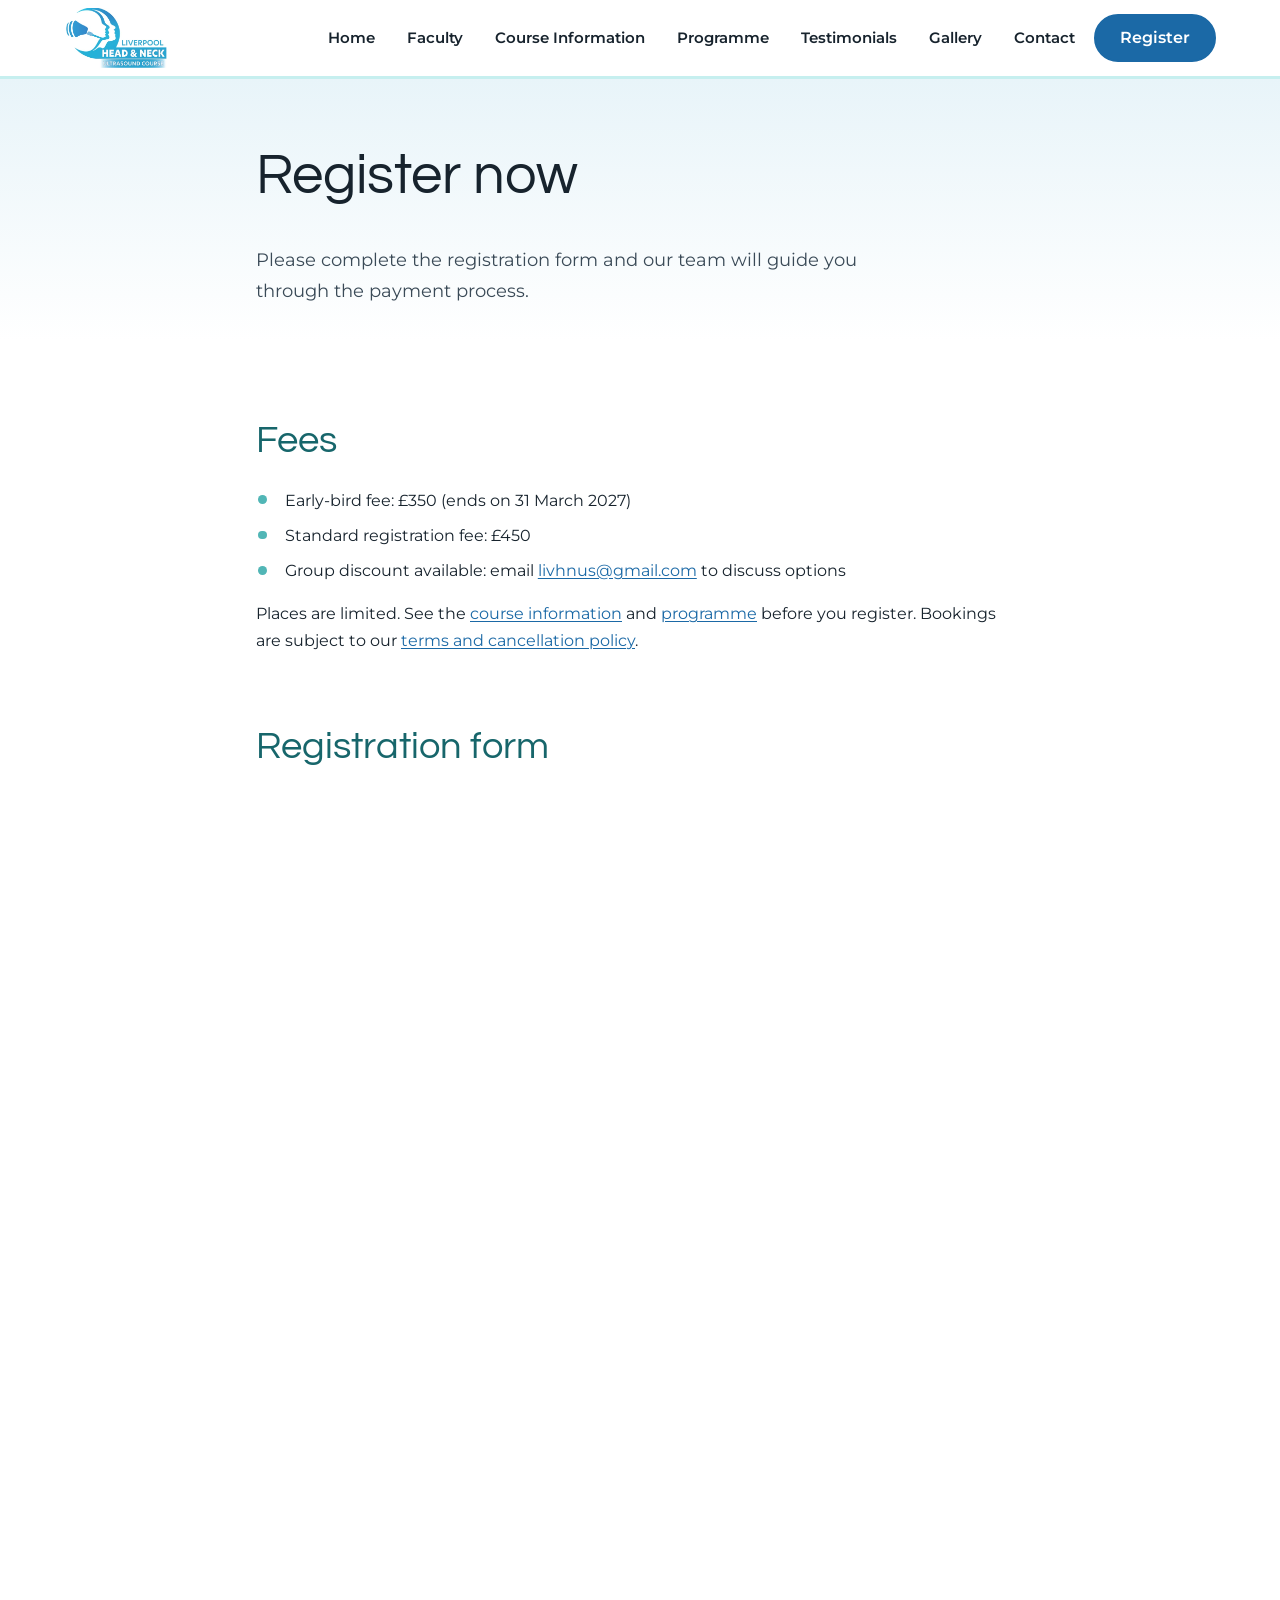
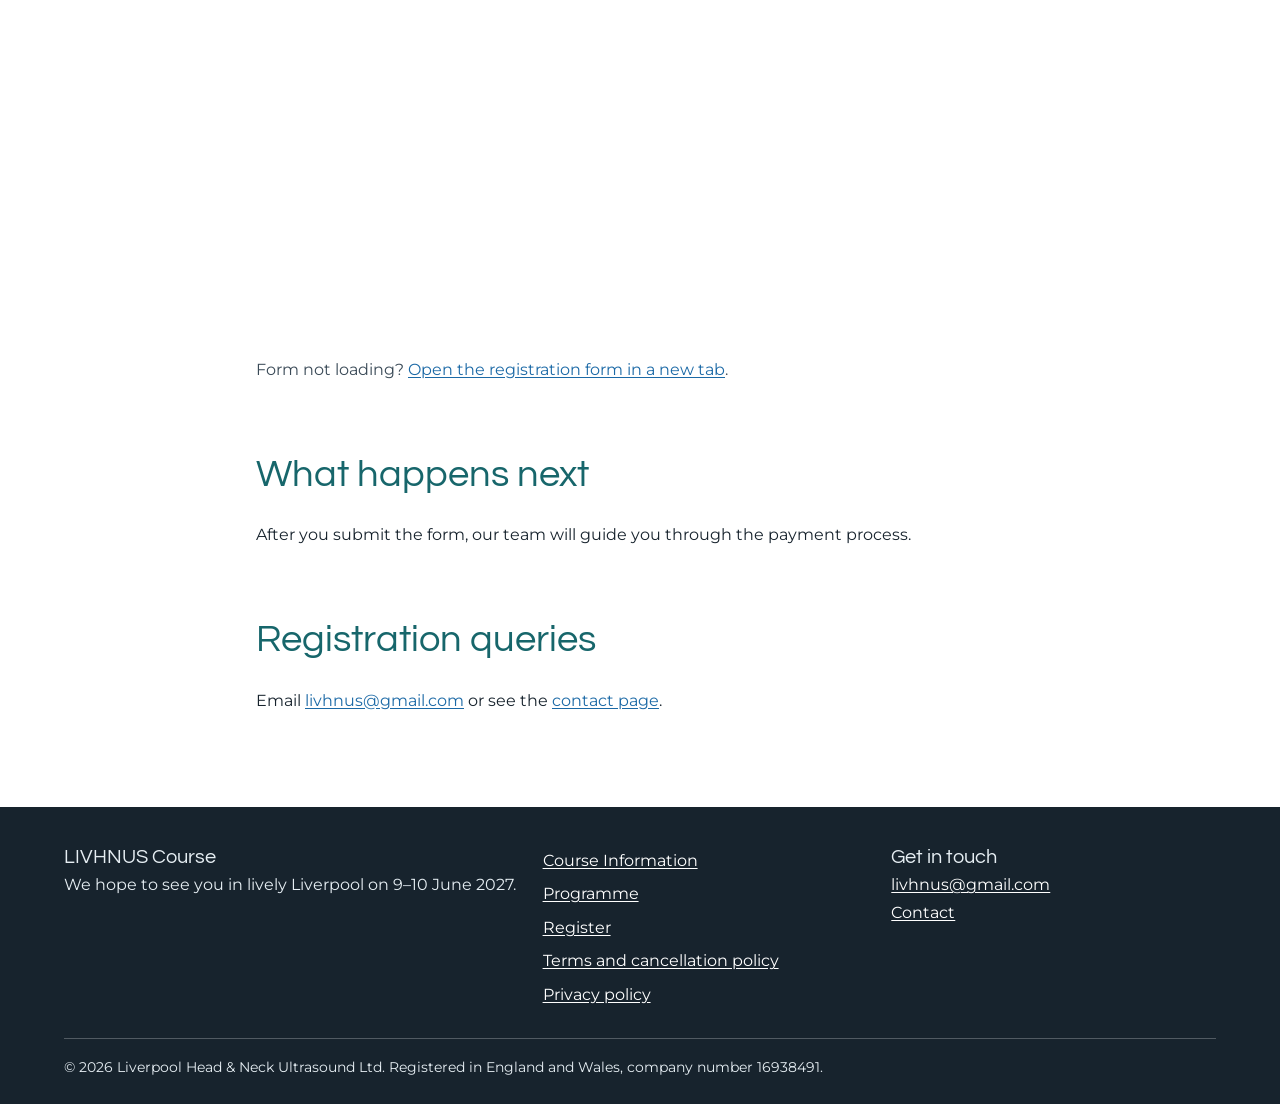
<file: register/index.html>
<!DOCTYPE html>
<html lang="en-GB" class="no-js">
<head>
<meta charset="utf-8">
<meta name="viewport" content="width=device-width, initial-scale=1">
<title>Register | Liverpool Head &amp; Neck Ultrasound Course 2027</title>
<meta name="description" content="Register for the EFSUMB endorsed Liverpool Head &amp; Neck Ultrasound Course, 9–10 June 2027. Early-bird fee of £350 until 31 March 2027.">
<link rel="canonical" href="https://livhnus.com/register/">
<meta property="og:type" content="website">
<meta property="og:site_name" content="LIVHNUS">
<meta property="og:title" content="Register | Liverpool Head &amp; Neck Ultrasound Course 2027">
<meta property="og:description" content="Register for the EFSUMB endorsed Liverpool Head &amp; Neck Ultrasound Course, 9–10 June 2027. Early-bird fee of £350 until 31 March 2027.">
<meta property="og:url" content="https://livhnus.com/register/">
<meta property="og:image" content="https://livhnus.com/assets/images/og-image.jpg">
<meta property="og:image:alt" content="Liverpool Head &amp; Neck Ultrasound Course logo">
<meta name="twitter:card" content="summary_large_image">
<meta name="theme-color" content="#1b69a6">
<link rel="icon" type="image/png" href="../assets/images/favicon-192.png">
<link rel="apple-touch-icon" href="../assets/images/apple-touch-icon.png">
<link rel="preload" href="../assets/fonts/montserrat-latin-400-normal.woff2" as="font" type="font/woff2" crossorigin>
<link rel="preload" href="../assets/fonts/questrial-latin-400-normal.woff2" as="font" type="font/woff2" crossorigin>
<link rel="stylesheet" href="../assets/css/styles.css">

<script>document.documentElement.className='js';</script>
</head>
<body>
<a class="skip-link" href="#main">Skip to main content</a>
<header class="site-header">
  <div class="container header-inner">
    <a class="brand" href="../"><picture><source type="image/webp" srcset="../assets/images/logo-400.webp 400w, ../assets/images/logo-800.webp 800w" sizes="100px"><img class="brand-logo" src="../assets/images/logo-800.png" srcset="../assets/images/logo-400.png 400w, ../assets/images/logo-800.png 800w" sizes="100px" width="96" height="56" alt="Liverpool Head &amp; Neck Ultrasound Course logo" fetchpriority="high"></picture></a>
    <button class="nav-toggle" type="button" aria-expanded="false" aria-controls="site-nav">Menu</button>
    <nav id="site-nav" class="site-nav" aria-label="Main"><ul><li><a href="../">Home</a></li><li><a href="../faculty/">Faculty</a></li><li><a href="../course-information/">Course Information</a></li><li><a href="../programme/">Programme</a></li><li><a href="../testimonials/">Testimonials</a></li><li><a href="../gallery/">Gallery</a></li><li><a href="../contact/">Contact</a></li><li><a class="btn btn-primary nav-cta" href="../register/" aria-current="page">Register</a></li></ul></nav>
  </div>
</header>
<main id="main">

<section class="page-head"><div class="container narrow"><h1>Register now</h1>
<p class="lead">Please complete the registration form and our team will guide you through the payment process.</p></div></section>
<section class="section"><div class="container narrow">
<h2>Fees</h2>
<ul class="check">
<li>Early-bird fee: &pound;350 (ends on 31 March 2027)</li>
<li>Standard registration fee: &pound;450</li>
<li>Group discount available: email <a href="mailto:livhnus@gmail.com">livhnus@gmail.com</a> to discuss options</li>
</ul>
<p>Places are limited. See the <a href="../course-information/">course information</a> and <a href="../programme/">programme</a> before you register. Bookings are subject to our <a href="../terms/">terms and cancellation policy</a>.</p>
<h2>Registration form</h2>
<div class="form-block" data-form="registration">
<noscript><p class="notice">Please turn on JavaScript to see the registration form here, or email <a href="mailto:livhnus@gmail.com">livhnus@gmail.com</a>.</p></noscript>
<p class="notice" data-form-missing hidden>The registration form is coming soon. In the meantime, please email <a href="mailto:livhnus@gmail.com">livhnus@gmail.com</a>.</p>
<div class="form-embed" data-form-embed hidden></div>
<p class="form-fallback" data-form-fallback hidden>Form not loading? <a data-form-link="registration" target="_blank" rel="noopener" href="#">Open the registration form in a new tab</a>.</p>
</div>
<h2>What happens next</h2>
<p>After you submit the form, our team will guide you through the payment process.</p>
<h2>Registration queries</h2>
<p>Email <a href="mailto:livhnus@gmail.com">livhnus@gmail.com</a> or see the <a href="../contact/">contact page</a>.</p>
</div></section>

</main>
<footer class="site-footer">
  <div class="container footer-grid">
    <div>
      <p class="footer-brand">LIVHNUS Course</p>
      <p>We hope to see you in lively Liverpool on 9–10 June 2027.</p>
    </div>
    <nav aria-label="Footer">
      <ul class="footer-links">
        <li><a href="../course-information/">Course Information</a></li>
        <li><a href="../programme/">Programme</a></li>
        <li><a href="../register/">Register</a></li>
        <li><a href="../terms/">Terms and cancellation policy</a></li>
        <li><a href="../privacy-policy/">Privacy policy</a></li>
      </ul>
    </nav>
    <div>
      <p class="footer-brand">Get in touch</p>
      <p><a href="mailto:livhnus@gmail.com">livhnus@gmail.com</a><br><a href="../contact/">Contact</a></p>
    </div>
  </div>
  <div class="container"><p class="copyright">&copy; <span data-year>2026</span> Liverpool Head &amp; Neck Ultrasound Ltd. Registered in England and Wales, company number 16938491.</p></div>
</footer>
<script src="../assets/js/config.js"></script>
<script src="../assets/js/main.js"></script>
</body>
</html>
</file>
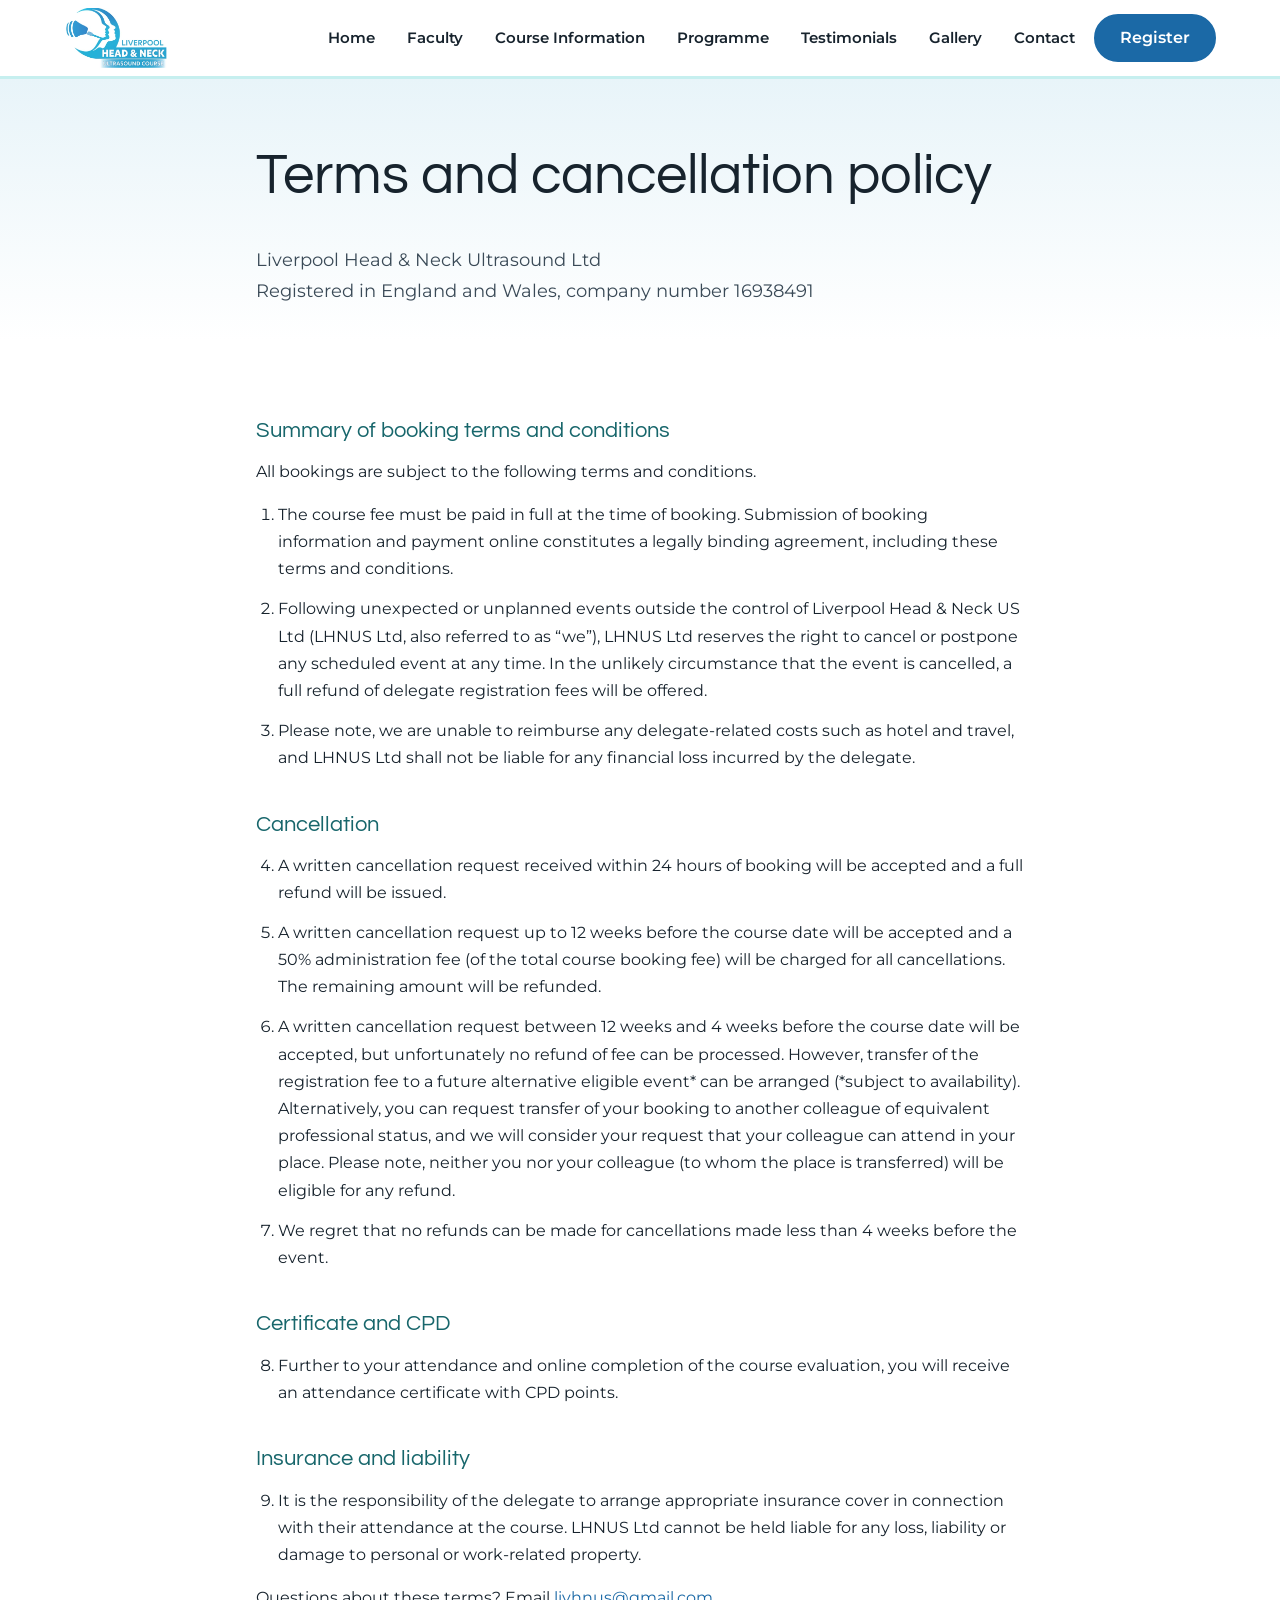
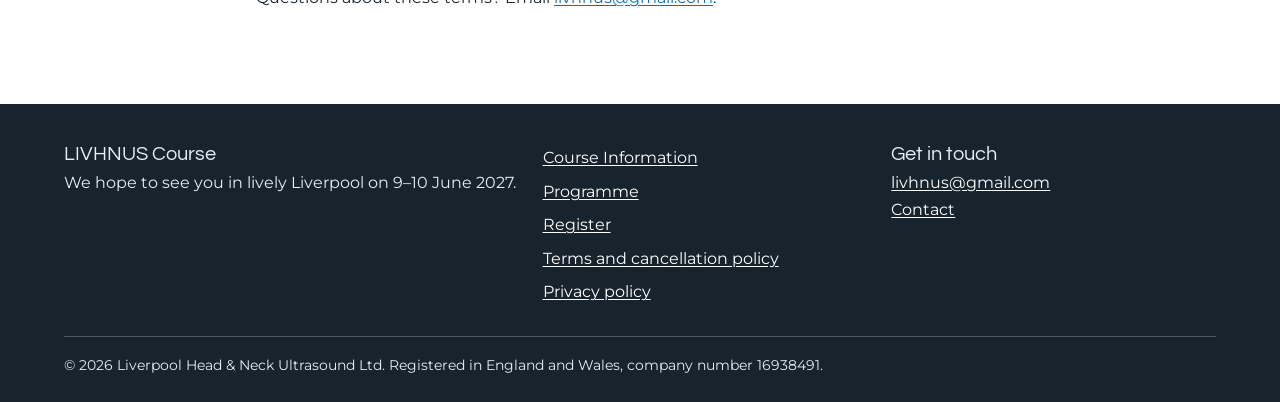
<file: terms/index.html>
<!DOCTYPE html>
<html lang="en-GB" class="no-js">
<head>
<meta charset="utf-8">
<meta name="viewport" content="width=device-width, initial-scale=1">
<title>Terms and Cancellation Policy | LIVHNUS</title>
<meta name="description" content="Summary of booking terms and conditions, including the cancellation and refund policy, for the Liverpool Head &amp; Neck Ultrasound Course.">
<link rel="canonical" href="https://livhnus.com/terms/">
<meta property="og:type" content="website">
<meta property="og:site_name" content="LIVHNUS">
<meta property="og:title" content="Terms and Cancellation Policy | LIVHNUS">
<meta property="og:description" content="Summary of booking terms and conditions, including the cancellation and refund policy, for the Liverpool Head &amp; Neck Ultrasound Course.">
<meta property="og:url" content="https://livhnus.com/terms/">
<meta property="og:image" content="https://livhnus.com/assets/images/og-image.jpg">
<meta property="og:image:alt" content="Liverpool Head &amp; Neck Ultrasound Course logo">
<meta name="twitter:card" content="summary_large_image">
<meta name="theme-color" content="#1b69a6">
<link rel="icon" type="image/png" href="../assets/images/favicon-192.png">
<link rel="apple-touch-icon" href="../assets/images/apple-touch-icon.png">
<link rel="preload" href="../assets/fonts/montserrat-latin-400-normal.woff2" as="font" type="font/woff2" crossorigin>
<link rel="preload" href="../assets/fonts/questrial-latin-400-normal.woff2" as="font" type="font/woff2" crossorigin>
<link rel="stylesheet" href="../assets/css/styles.css">

<script>document.documentElement.className='js';</script>
</head>
<body>
<a class="skip-link" href="#main">Skip to main content</a>
<header class="site-header">
  <div class="container header-inner">
    <a class="brand" href="../"><picture><source type="image/webp" srcset="../assets/images/logo-400.webp 400w, ../assets/images/logo-800.webp 800w" sizes="100px"><img class="brand-logo" src="../assets/images/logo-800.png" srcset="../assets/images/logo-400.png 400w, ../assets/images/logo-800.png 800w" sizes="100px" width="96" height="56" alt="Liverpool Head &amp; Neck Ultrasound Course logo" fetchpriority="high"></picture></a>
    <button class="nav-toggle" type="button" aria-expanded="false" aria-controls="site-nav">Menu</button>
    <nav id="site-nav" class="site-nav" aria-label="Main"><ul><li><a href="../">Home</a></li><li><a href="../faculty/">Faculty</a></li><li><a href="../course-information/">Course Information</a></li><li><a href="../programme/">Programme</a></li><li><a href="../testimonials/">Testimonials</a></li><li><a href="../gallery/">Gallery</a></li><li><a href="../contact/">Contact</a></li><li><a class="btn btn-primary nav-cta" href="../register/">Register</a></li></ul></nav>
  </div>
</header>
<main id="main">

<section class="page-head"><div class="container narrow"><h1>Terms and cancellation policy</h1>
<p class="lead">Liverpool Head &amp; Neck Ultrasound Ltd<br>Registered in England and Wales, company number 16938491</p></div></section>
<section class="section"><div class="container narrow legal">
<h2>Summary of booking terms and conditions</h2>
<p>All bookings are subject to the following terms and conditions.</p>
<ol>
<li>The course fee must be paid in full at the time of booking. Submission of booking information and payment online constitutes a legally binding agreement, including these terms and conditions.</li>
<li>Following unexpected or unplanned events outside the control of Liverpool Head &amp; Neck US Ltd (LHNUS Ltd, also referred to as &ldquo;we&rdquo;), LHNUS Ltd reserves the right to cancel or postpone any scheduled event at any time. In the unlikely circumstance that the event is cancelled, a full refund of delegate registration fees will be offered.</li>
<li>Please note, we are unable to reimburse any delegate-related costs such as hotel and travel, and LHNUS Ltd shall not be liable for any financial loss incurred by the delegate.</li>
</ol>
<h2 id="cancellation">Cancellation</h2>
<ol start="4">
<li>A written cancellation request received within 24 hours of booking will be accepted and a full refund will be issued.</li>
<li>A written cancellation request up to 12 weeks before the course date will be accepted and a 50% administration fee (of the total course booking fee) will be charged for all cancellations. The remaining amount will be refunded.</li>
<li>A written cancellation request between 12 weeks and 4 weeks before the course date will be accepted, but unfortunately no refund of fee can be processed. However, transfer of the registration fee to a future alternative eligible event* can be arranged (*subject to availability). Alternatively, you can request transfer of your booking to another colleague of equivalent professional status, and we will consider your request that your colleague can attend in your place. Please note, neither you nor your colleague (to whom the place is transferred) will be eligible for any refund.</li>
<li>We regret that no refunds can be made for cancellations made less than 4 weeks before the event.</li>
</ol>
<h2>Certificate and CPD</h2>
<ol start="8">
<li>Further to your attendance and online completion of the course evaluation, you will receive an attendance certificate with CPD points.</li>
</ol>
<h2>Insurance and liability</h2>
<ol start="9">
<li>It is the responsibility of the delegate to arrange appropriate insurance cover in connection with their attendance at the course. LHNUS Ltd cannot be held liable for any loss, liability or damage to personal or work-related property.</li>
</ol>
<p>Questions about these terms? Email <a href="mailto:livhnus@gmail.com">livhnus@gmail.com</a>.</p>
</div></section>

</main>
<footer class="site-footer">
  <div class="container footer-grid">
    <div>
      <p class="footer-brand">LIVHNUS Course</p>
      <p>We hope to see you in lively Liverpool on 9–10 June 2027.</p>
    </div>
    <nav aria-label="Footer">
      <ul class="footer-links">
        <li><a href="../course-information/">Course Information</a></li>
        <li><a href="../programme/">Programme</a></li>
        <li><a href="../register/">Register</a></li>
        <li><a href="../terms/">Terms and cancellation policy</a></li>
        <li><a href="../privacy-policy/">Privacy policy</a></li>
      </ul>
    </nav>
    <div>
      <p class="footer-brand">Get in touch</p>
      <p><a href="mailto:livhnus@gmail.com">livhnus@gmail.com</a><br><a href="../contact/">Contact</a></p>
    </div>
  </div>
  <div class="container"><p class="copyright">&copy; <span data-year>2026</span> Liverpool Head &amp; Neck Ultrasound Ltd. Registered in England and Wales, company number 16938491.</p></div>
</footer>
<script src="../assets/js/config.js"></script>
<script src="../assets/js/main.js"></script>
</body>
</html>
</file>
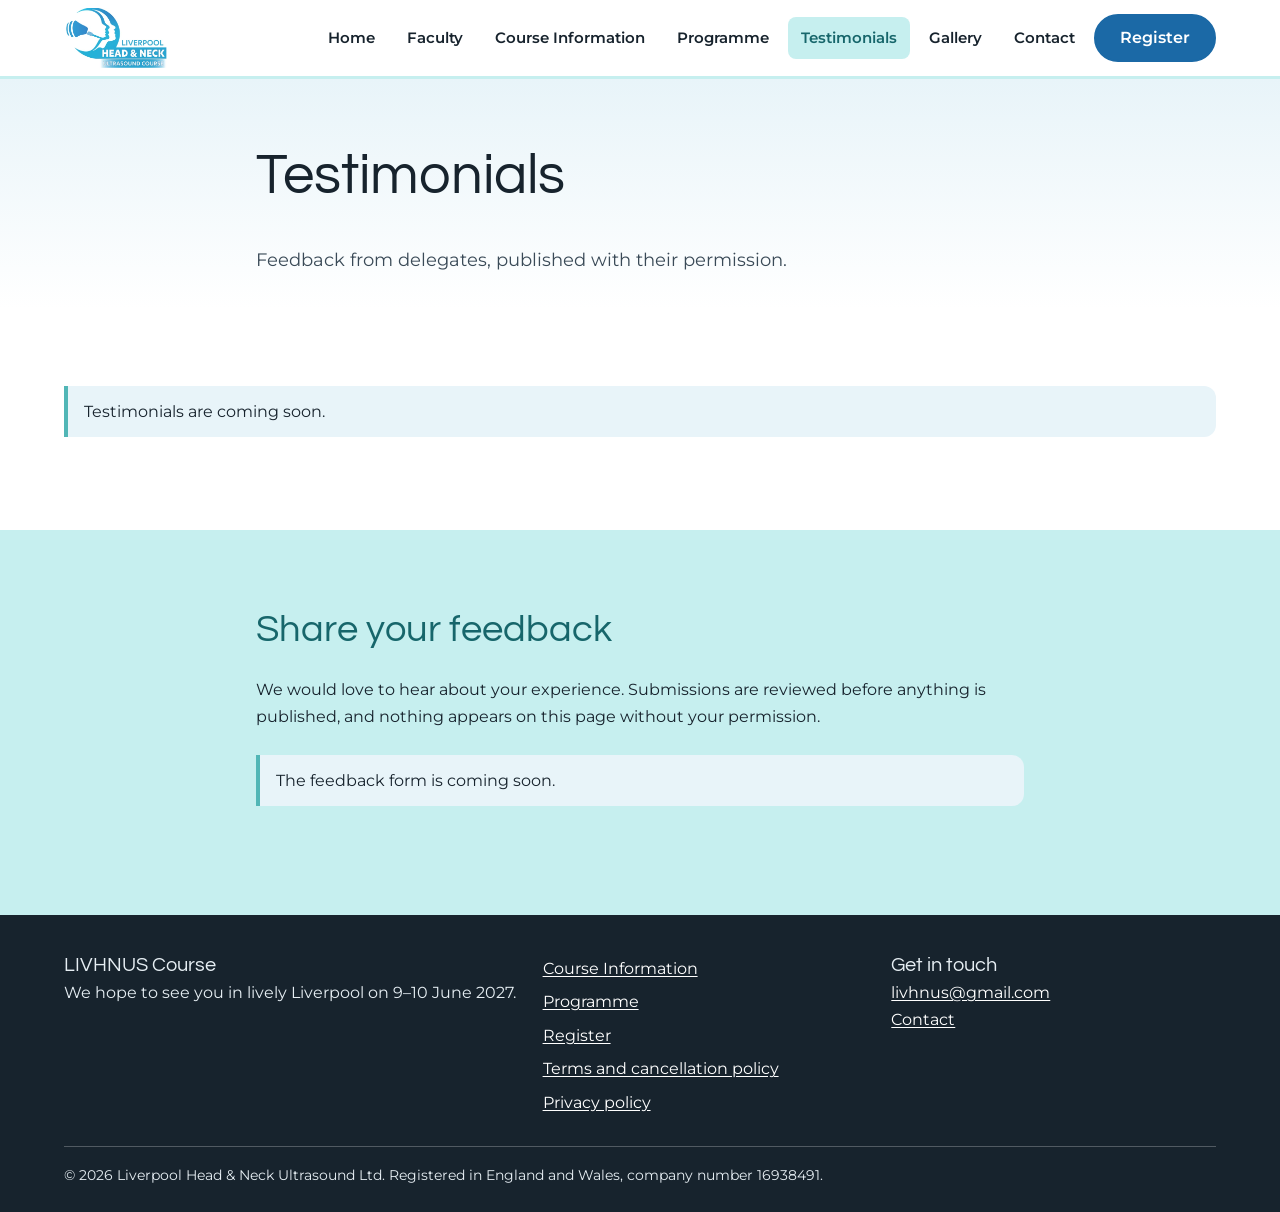
<file: testimonials/index.html>
<!DOCTYPE html>
<html lang="en-GB" class="no-js">
<head>
<meta charset="utf-8">
<meta name="viewport" content="width=device-width, initial-scale=1">
<title>Testimonials | LIVHNUS</title>
<meta name="description" content="Feedback from delegates of the Liverpool Head &amp; Neck Ultrasound Course.">
<link rel="canonical" href="https://livhnus.com/testimonials/">
<meta property="og:type" content="website">
<meta property="og:site_name" content="LIVHNUS">
<meta property="og:title" content="Testimonials | LIVHNUS">
<meta property="og:description" content="Feedback from delegates of the Liverpool Head &amp; Neck Ultrasound Course.">
<meta property="og:url" content="https://livhnus.com/testimonials/">
<meta property="og:image" content="https://livhnus.com/assets/images/og-image.jpg">
<meta property="og:image:alt" content="Liverpool Head &amp; Neck Ultrasound Course logo">
<meta name="twitter:card" content="summary_large_image">
<meta name="theme-color" content="#1b69a6">
<link rel="icon" type="image/png" href="../assets/images/favicon-192.png">
<link rel="apple-touch-icon" href="../assets/images/apple-touch-icon.png">
<link rel="preload" href="../assets/fonts/montserrat-latin-400-normal.woff2" as="font" type="font/woff2" crossorigin>
<link rel="preload" href="../assets/fonts/questrial-latin-400-normal.woff2" as="font" type="font/woff2" crossorigin>
<link rel="stylesheet" href="../assets/css/styles.css">

<script>document.documentElement.className='js';</script>
</head>
<body>
<a class="skip-link" href="#main">Skip to main content</a>
<header class="site-header">
  <div class="container header-inner">
    <a class="brand" href="../"><picture><source type="image/webp" srcset="../assets/images/logo-400.webp 400w, ../assets/images/logo-800.webp 800w" sizes="100px"><img class="brand-logo" src="../assets/images/logo-800.png" srcset="../assets/images/logo-400.png 400w, ../assets/images/logo-800.png 800w" sizes="100px" width="96" height="56" alt="Liverpool Head &amp; Neck Ultrasound Course logo" fetchpriority="high"></picture></a>
    <button class="nav-toggle" type="button" aria-expanded="false" aria-controls="site-nav">Menu</button>
    <nav id="site-nav" class="site-nav" aria-label="Main"><ul><li><a href="../">Home</a></li><li><a href="../faculty/">Faculty</a></li><li><a href="../course-information/">Course Information</a></li><li><a href="../programme/">Programme</a></li><li><a href="../testimonials/" aria-current="page">Testimonials</a></li><li><a href="../gallery/">Gallery</a></li><li><a href="../contact/">Contact</a></li><li><a class="btn btn-primary nav-cta" href="../register/">Register</a></li></ul></nav>
  </div>
</header>
<main id="main">

<section class="page-head"><div class="container narrow"><h1>Testimonials</h1><p class="lead">Feedback from delegates, published with their permission.</p></div></section>
<section class="section"><div class="container">
<p class="notice" id="testimonials-coming-soon">Testimonials are coming soon. <!-- DELETE this line when you add your first testimonial below. --></p>
<div class="card-grid" id="testimonial-list">
<!--
  HOW TO ADD A TESTIMONIAL
  1. Copy the block below (from <blockquote to </blockquote>) and paste it on a new line under this comment.
  2. Replace the text. Only include a name, role or affiliation with the person's written permission.
  3. Repeat for each testimonial and delete the "coming soon" line above.

  <blockquote class="card">
    <p>&ldquo;Paste the testimonial text here.&rdquo;</p>
    <footer><strong>Name</strong>, role, affiliation</footer>
  </blockquote>
-->
</div>
</div></section>
<section class="section aqua"><div class="container narrow">
<h2>Share your feedback</h2>
<p>We would love to hear about your experience. Submissions are reviewed before anything is published, and nothing appears on this page without your permission.</p>
<div class="form-block" data-form="testimonial">
<noscript><p class="notice">Please turn on JavaScript to see the feedback form here, or email <a href="mailto:livhnus@gmail.com">livhnus@gmail.com</a>.</p></noscript>
<p class="notice" data-form-missing hidden>The feedback form is coming soon.</p>
<div class="form-embed" data-form-embed hidden></div>
<p class="form-fallback" data-form-fallback hidden>Form not loading? <a data-form-link="testimonial" target="_blank" rel="noopener" href="#">Open the feedback form in a new tab</a>.</p>
</div>
</div></section>

</main>
<footer class="site-footer">
  <div class="container footer-grid">
    <div>
      <p class="footer-brand">LIVHNUS Course</p>
      <p>We hope to see you in lively Liverpool on 9–10 June 2027.</p>
    </div>
    <nav aria-label="Footer">
      <ul class="footer-links">
        <li><a href="../course-information/">Course Information</a></li>
        <li><a href="../programme/">Programme</a></li>
        <li><a href="../register/">Register</a></li>
        <li><a href="../terms/">Terms and cancellation policy</a></li>
        <li><a href="../privacy-policy/">Privacy policy</a></li>
      </ul>
    </nav>
    <div>
      <p class="footer-brand">Get in touch</p>
      <p><a href="mailto:livhnus@gmail.com">livhnus@gmail.com</a><br><a href="../contact/">Contact</a></p>
    </div>
  </div>
  <div class="container"><p class="copyright">&copy; <span data-year>2026</span> Liverpool Head &amp; Neck Ultrasound Ltd. Registered in England and Wales, company number 16938491.</p></div>
</footer>
<script src="../assets/js/config.js"></script>
<script src="../assets/js/main.js"></script>
</body>
</html>
</file>
<file: assets/css/styles.css>
/* LIVHNUS shared styles.
   Brand source: the Canva design (Montserrat body, Questrial headings, aqua #c6efef and teal #51b6b6 sections,
   blues from the logo). Colours that carry text are deepened slightly so they pass WCAG AA contrast. */
@font-face{font-family:Montserrat;font-weight:400;font-style:normal;font-display:swap;src:url(../fonts/montserrat-latin-400-normal.woff2) format("woff2")}
@font-face{font-family:Montserrat;font-weight:600;font-style:normal;font-display:swap;src:url(../fonts/montserrat-latin-600-normal.woff2) format("woff2")}
@font-face{font-family:Montserrat;font-weight:700;font-style:normal;font-display:swap;src:url(../fonts/montserrat-latin-700-normal.woff2) format("woff2")}
@font-face{font-family:Questrial;font-weight:400;font-style:normal;font-display:swap;src:url(../fonts/questrial-latin-400-normal.woff2) format("woff2")}

:root{
  --aqua:#c6efef;          /* Canva section background */
  --aqua-soft:#e8f4f9;     /* Canva hero tint */
  --teal:#51b6b6;          /* Canva teal: accents and borders only (2.4:1 with white text) */
  --teal-deep:#1f7a7e;     /* teal for text-bearing bands (5.1:1 with white) */
  --teal-ink:#17666b;      /* teal headings on aqua */
  --blue:#2e86c8;          /* logo blue */
  --blue-deep:#1b69a6;     /* buttons and links (5.8:1 with white) */
  --text:#17232d;
  --text-muted:#3a4a57;
  --bg:#fff;
  --border:#b9dcdc;
    --font-body:Montserrat,system-ui,-apple-system,"Segoe UI",Roboto,Arial,sans-serif;
  --font-heading:Questrial,Montserrat,system-ui,-apple-system,"Segoe UI",Roboto,Arial,sans-serif;
  --radius:12px;
  --space:clamp(2.75rem,6vw,5rem);
}
*,*::before,*::after{box-sizing:border-box}
html{-webkit-text-size-adjust:100%}
body{margin:0;font:400 1rem/1.7 var(--font-body);color:var(--text);background:var(--bg)}
img{max-width:100%;height:auto;display:block}
h1,h2,h3{font-family:var(--font-heading);font-weight:400;line-height:1.2;color:var(--text);margin:0 0 .6em}
h1{font-size:clamp(2.1rem,5.2vw,3.5rem)}
h2{font-size:clamp(1.7rem,3.6vw,2.4rem);color:var(--teal-ink);margin-top:1.8em}
h3{font-size:1.2rem}
section>.container>h2:first-child,.split>div>h2:first-child{margin-top:0}
p,ul,ol,dl{margin:0 0 1em}
a{color:var(--blue-deep);text-underline-offset:.15em}
a:hover{color:var(--teal-ink)}
:focus-visible{outline:3px solid var(--blue-deep);outline-offset:3px;border-radius:3px}
.container{width:min(100% - 2.5rem,72rem);margin-inline:auto}
.narrow{max-width:48rem}
.center{text-align:center}
.muted{color:var(--text-muted)}
.skip-link{position:absolute;left:-999px;top:0;background:var(--blue-deep);color:#fff;padding:.75rem 1rem;z-index:100}
.skip-link:focus{left:0}

/* Header and navigation: without JS the nav is always visible */
.site-header{background:#fff;border-bottom:3px solid var(--aqua);position:sticky;top:0;z-index:50}
.header-inner{display:flex;flex-wrap:wrap;align-items:center;justify-content:space-between;gap:.5rem 1rem;padding-block:.5rem}
.brand{display:block;line-height:0}
.brand-logo{width:auto;height:52px}
.site-nav ul{list-style:none;margin:0;padding:0;display:flex;flex-wrap:wrap;gap:.25rem .4rem;align-items:center}
.site-nav a:not(.btn){display:block;padding:.5rem .8rem;color:var(--text);text-decoration:none;border-radius:8px;font-weight:600;font-size:.95rem}
.site-nav a:not(.btn):hover{background:var(--aqua)}
.site-nav a[aria-current="page"]:not(.btn){background:var(--aqua);color:var(--teal-ink)}
.nav-toggle{display:none}
.js .nav-toggle{display:inline-block;background:#fff;border:2px solid var(--teal);border-radius:8px;padding:.5rem 1rem;font:600 .95rem var(--font-body);color:var(--text);cursor:pointer}
.js .site-nav{display:none;width:100%}
.js .site-nav.open{display:block}
.js .site-nav ul{flex-direction:column;align-items:stretch;padding-bottom:.75rem}
@media (min-width:68em){
  .brand-logo{height:60px}
  .js .nav-toggle{display:none}
  .js .site-nav,.js .site-nav.open{display:block;width:auto}
  .js .site-nav ul{flex-direction:row;align-items:center;padding:0}
}

/* Buttons */
.btn{display:inline-block;padding:.75rem 1.5rem;border-radius:999px;font-weight:600;text-decoration:none;border:2px solid var(--blue-deep);text-align:center;line-height:1.3}
.btn-primary{background:var(--blue-deep);color:#fff}
.btn-primary:hover{background:var(--teal-deep);border-color:var(--teal-deep);color:#fff}
.btn-secondary{background:#fff;color:var(--blue-deep)}
.btn-secondary:hover{background:var(--aqua);color:var(--text)}
.actions{display:flex;flex-wrap:wrap;gap:.75rem;margin-top:1.5rem}
.center .actions{justify-content:center}

/* Layout */
.section{padding-block:var(--space)}
.aqua,.band{background:var(--aqua)}
.page-head{padding-block:clamp(2.5rem,6vw,4rem) 1rem;background:linear-gradient(var(--aqua-soft),#fff)}
.lead{font-size:1.15rem;color:var(--text-muted);max-width:42rem}
.hero{padding-block:clamp(2rem,5vw,4rem);background:#fff} /* plain white: the logo file has a white background */
.hero-grid,.split{display:grid;gap:2rem;align-items:center}
.hero-meta{margin:1.25rem 0}
.hero-logo{justify-self:center;max-width:30rem;width:100%}
@media (min-width:52em){.hero-grid{grid-template-columns:1.1fr .9fr}.split{grid-template-columns:15rem 1fr;align-items:start}}
.portrait{border-radius:var(--radius);width:211px;height:auto;border:4px solid #fff;box-shadow:0 4px 16px rgba(23,35,45,.15)}

.mission .statement{font:400 1.35rem/1.4 var(--font-heading);color:var(--teal-ink);margin-top:1.5rem}
.signoff{font-weight:600}
.benefits-title{margin-top:2.5rem}
.benefit-grid{list-style:none;padding:0;margin:0 0 2rem;display:grid;gap:1.25rem;grid-template-columns:1fr}
@media (min-width:40em){.benefit-grid{grid-template-columns:repeat(2,1fr)}}
@media (min-width:64em){.benefit-grid{grid-template-columns:repeat(4,1fr)}}
.benefit{background:#fff;border:2px solid var(--blue);border-radius:16px;padding:1.4rem;box-shadow:0 6px 18px rgba(46,134,200,.18)}
.benefit h3{font-family:var(--font-body);font-weight:700;font-size:1.02rem;margin-bottom:.4em}
.benefit p{margin:0;font-size:.95rem}
.offer{background:#fff;border-radius:16px;padding:1.5rem;text-align:center;border:2px solid var(--teal)}
.offer .actions{justify-content:center}
.offer-note{background:var(--aqua);padding:1rem 1.25rem;border-radius:var(--radius)}

.faculty-band{background:var(--teal-deep);color:#fff;text-align:center}
.faculty-band h2{color:#fff;margin-top:0}
.faculty-card{background:#fff;color:var(--text);max-width:18rem;margin-inline:auto;border-radius:20px;padding:1.5rem}
.faculty-card img{width:140px;height:140px;object-fit:cover;object-position:center 20%;border-radius:50%;border:5px solid #fff;box-shadow:0 0 0 3px var(--teal);margin:-3.5rem auto 1rem;background:#fff}
.faculty-card h3{margin-bottom:.2em}
.faculty-band .container{padding-top:2rem}

.card-grid,.two-col{display:grid;gap:1.25rem;grid-template-columns:repeat(auto-fit,minmax(16rem,1fr))}
.card{background:#fff;border:2px solid var(--border);border-radius:var(--radius);padding:1.4rem;margin:0}
.card footer{color:var(--text-muted);font-size:.95rem}
.two-col{margin-bottom:1.5rem}
.facts{border-top:2px solid var(--aqua)}
.facts>div{display:grid;gap:.2rem 1.5rem;padding:.9rem 0;border-bottom:2px solid var(--aqua)}
.facts dt{font-weight:700;color:var(--teal-ink)}
.facts dd{margin:0}
@media (min-width:40em){.facts>div{grid-template-columns:9rem 1fr}}
.check{list-style:none;padding:0}
.check li{padding-left:1.8rem;position:relative;margin-bottom:.5rem}
.check li::before{content:"";position:absolute;left:.15rem;top:.55em;width:.55rem;height:.55rem;border-radius:50%;background:var(--teal)}
details{border-bottom:2px solid #fff;padding:.9rem 0}
summary{cursor:pointer;font-weight:600}
details p{margin:.6rem 0 0}
.faculty-list{list-style:none;padding:0;display:grid;gap:.75rem}
.faculty-list li{background:#fff;border-radius:var(--radius);padding:.8rem 1.1rem}
.faculty-list strong{display:block}
.faculty-list span{color:var(--text-muted);font-size:.95rem}

/* Timetable */
.table-wrap{overflow-x:auto;margin-bottom:1.5rem}
.timetable{width:100%;border-collapse:collapse}
.timetable caption{text-align:left;font-weight:700;padding-bottom:.5rem;color:var(--teal-ink)}
.timetable th,.timetable td{text-align:left;vertical-align:top;padding:.7rem .75rem;border-bottom:1px solid var(--border)}
.timetable thead th{background:var(--aqua);font-size:.9rem}
.timetable tbody th{white-space:nowrap;font-weight:600;font-size:.9rem;width:7.5rem}
.timetable .speaker,.timetable .detail{display:block;color:var(--text-muted);font-size:.92rem}
.timetable .break td,.timetable .break th{background:var(--aqua-soft);color:var(--text-muted)}
.timetable .break strong{font-weight:400}

/* Placeholders: "Need this: ..." labels. Dashed outline so none can reach launch unnoticed */
.placeholder{display:inline-block;background:#fff;color:var(--text-muted);border:2px dashed var(--teal);padding:.1em .55em;border-radius:6px;font-size:.95em;line-height:1.5}
.placeholder b{color:var(--teal-ink);font-weight:700}
.notice{border-left:4px solid var(--teal);background:var(--aqua-soft);padding:.75rem 1rem;border-radius:0 var(--radius) var(--radius) 0}

/* Embedded Google Forms */
.form-block{margin:1.5rem 0 2rem}
.form-embed iframe{width:100%;height:1400px;border:0;display:block;background:#fff}
@media (min-width:52em){.form-embed iframe{height:1150px}}
.form-fallback{margin-top:.75rem;color:var(--text-muted)}

/* Footer */
.site-footer{background:var(--text);color:#e6eef3;padding-block:2.5rem 1.5rem}
.site-footer a{color:#fff}
.footer-grid{display:grid;gap:1.5rem}
@media (min-width:52em){.footer-grid{grid-template-columns:1.4fr 1fr 1fr}}
.footer-brand{font:400 1.25rem var(--font-heading);margin:0 0 .3rem}
.footer-links{list-style:none;padding:0;margin:0}
.footer-links li{margin-bottom:.4rem}
.copyright{border-top:1px solid rgba(255,255,255,.25);padding-top:1rem;margin:1.5rem 0 0;font-size:.9rem}

@media (prefers-reduced-motion:reduce){*{animation:none!important;transition:none!important;scroll-behavior:auto!important}}

/* EFSUMB highlight */
.efsumb-band{background:#fff;border-top:3px solid var(--aqua);border-bottom:3px solid var(--aqua);padding-block:clamp(1.75rem,4vw,2.75rem)}
.efsumb-grid{display:grid;gap:1.25rem 2.5rem;align-items:center;justify-items:center;text-align:center}
.efsumb-grid h2{margin-top:0}
.efsumb-logo{width:min(15rem,60vw);height:auto}
@media (min-width:44em){.efsumb-grid{grid-template-columns:auto 1fr;justify-items:start;text-align:left}}
.efsumb-detail{display:grid;gap:1rem 2rem;align-items:center;margin-bottom:1rem}
.efsumb-detail h2{margin-top:0}
@media (min-width:44em){.efsumb-detail{grid-template-columns:13rem 1fr}.efsumb-detail .efsumb-logo{width:13rem}}
.levels{list-style:disc;padding-left:1.2rem;margin:.5rem 0 0}
.levels li{padding-left:0;margin-bottom:.3rem}
.levels li::before{display:none}

/* Faculty */
.role{color:var(--teal-ink);font-weight:600}
.faculty-grid{list-style:none;padding:0;margin:1.5rem 0 0;display:grid;gap:1rem;grid-template-columns:repeat(auto-fill,minmax(14.5rem,1fr))}
.fac{background:#fff;border-radius:var(--radius);padding:1.25rem;text-align:center}
.fac .avatar{width:84px;height:84px;margin:0 auto .75rem;border-radius:50%;box-shadow:0 0 0 3px var(--teal)}
.fac h3{font-family:var(--font-body);font-weight:700;font-size:1.02rem;margin-bottom:.25em}
.fac p{margin:0;font-size:.9rem;color:var(--text-muted)}

/* Legal pages and coming soon */
.legal h2{font-size:1.4rem;margin-top:1.8em}
.legal ol{padding-left:1.4rem}
.legal li{margin-bottom:.8rem}
.legal .check{padding-left:0}
.coming-soon{font:400 clamp(2rem,6vw,3rem)/1.2 var(--font-heading);color:var(--teal-ink);margin-bottom:.4em}
.aqua+.band{background:#fff;border-top:3px solid var(--aqua)}
</file>
